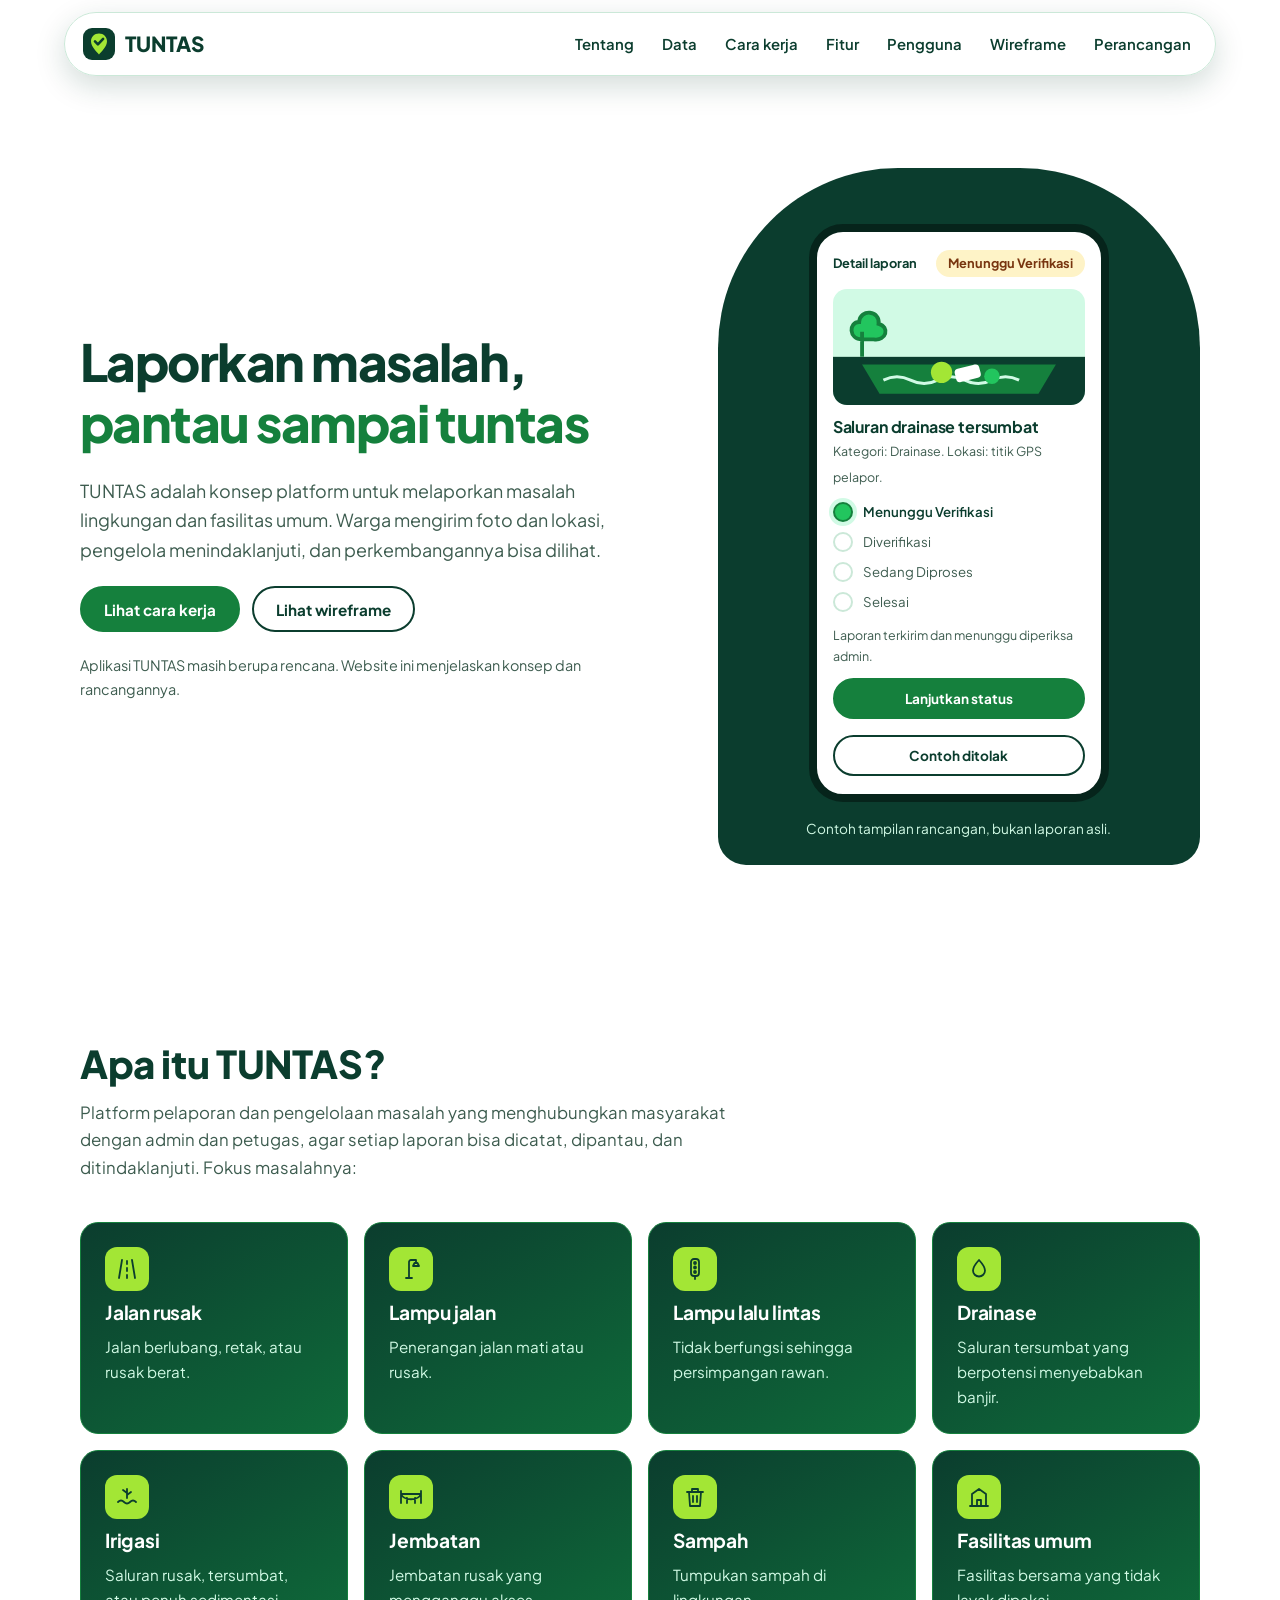
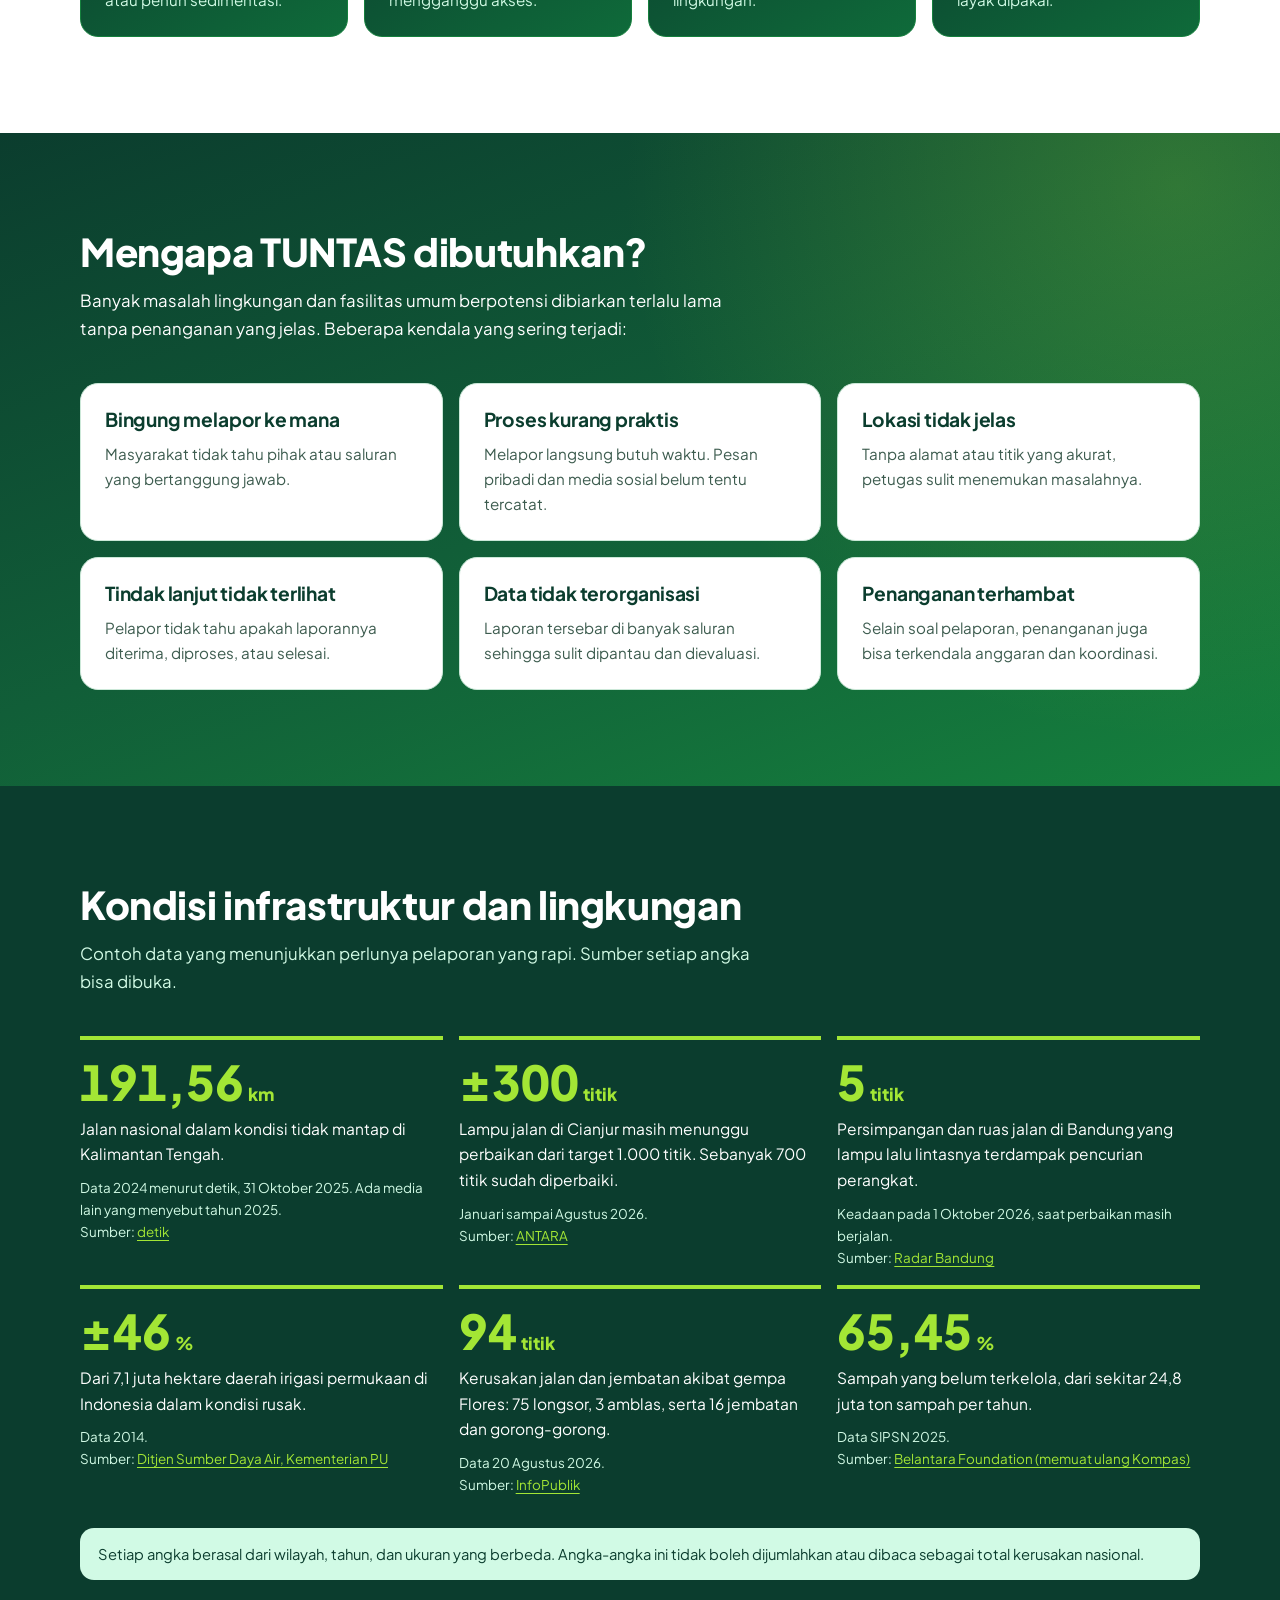
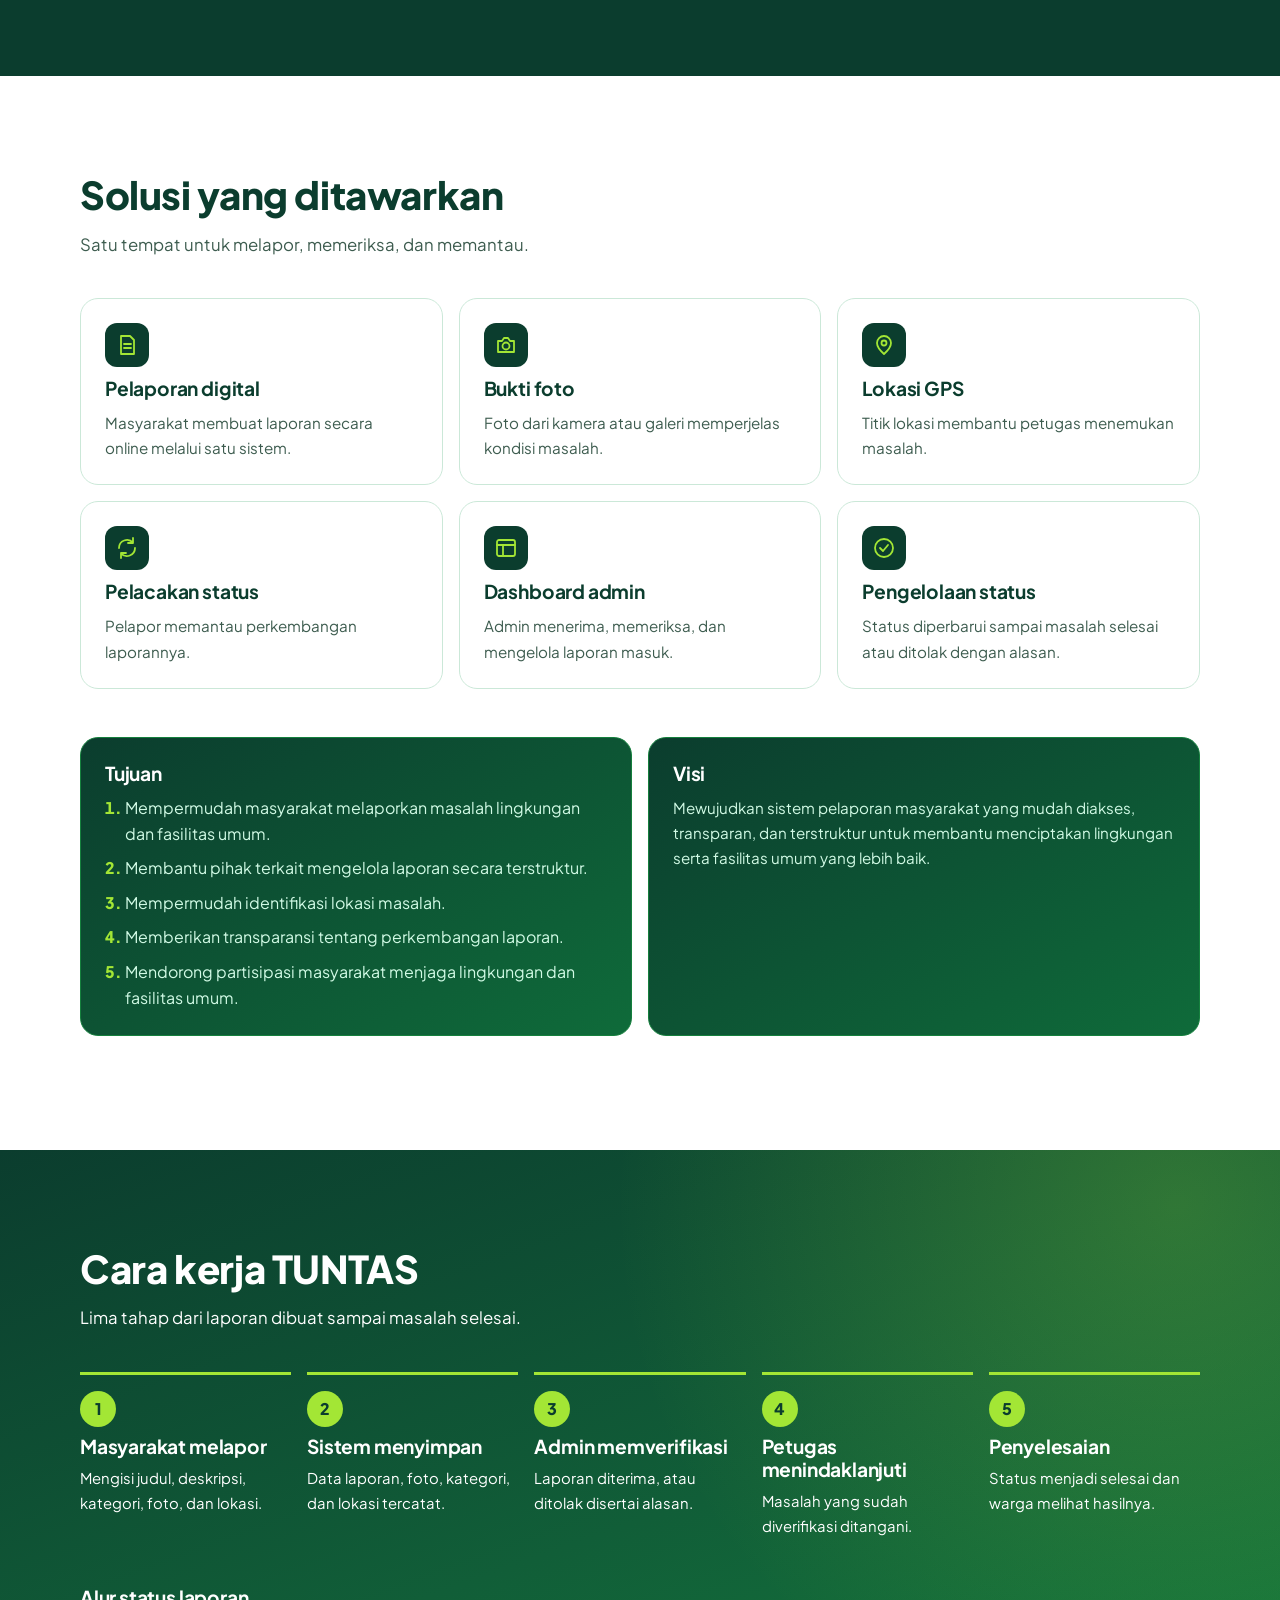
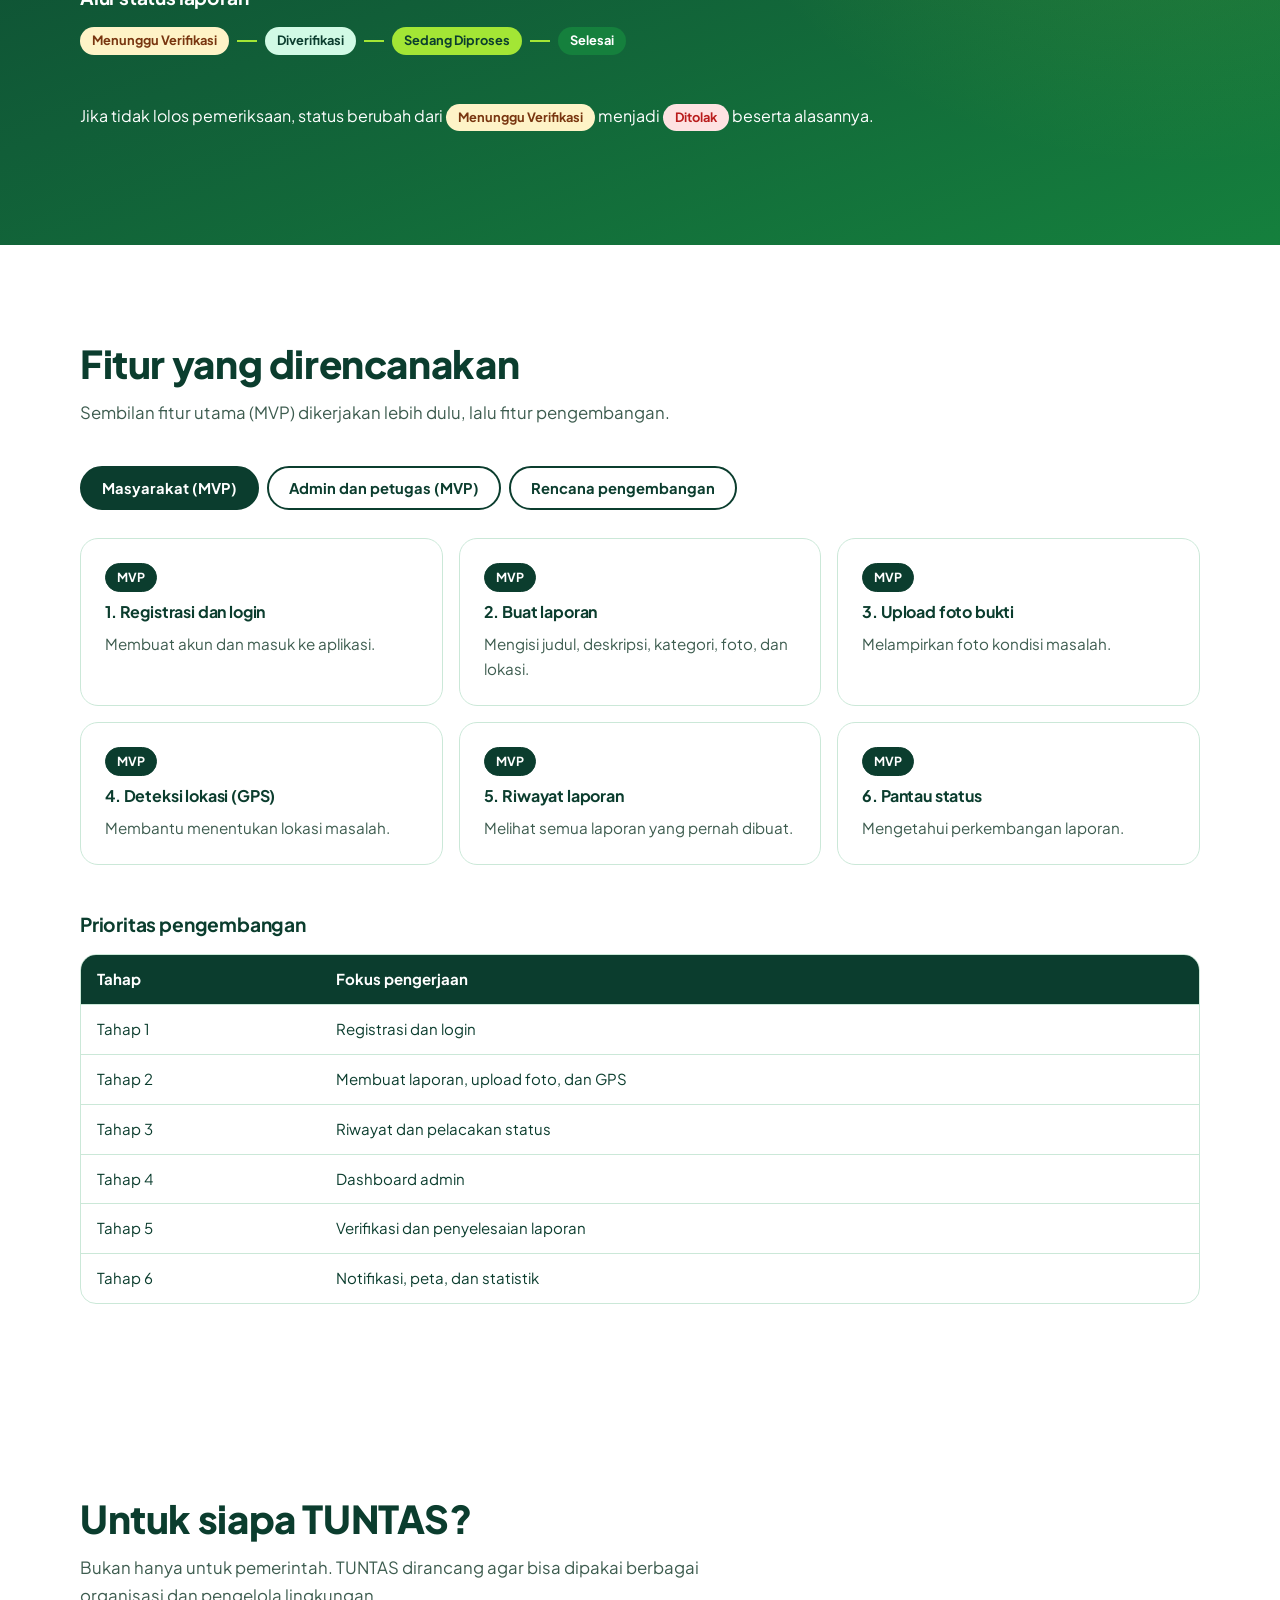
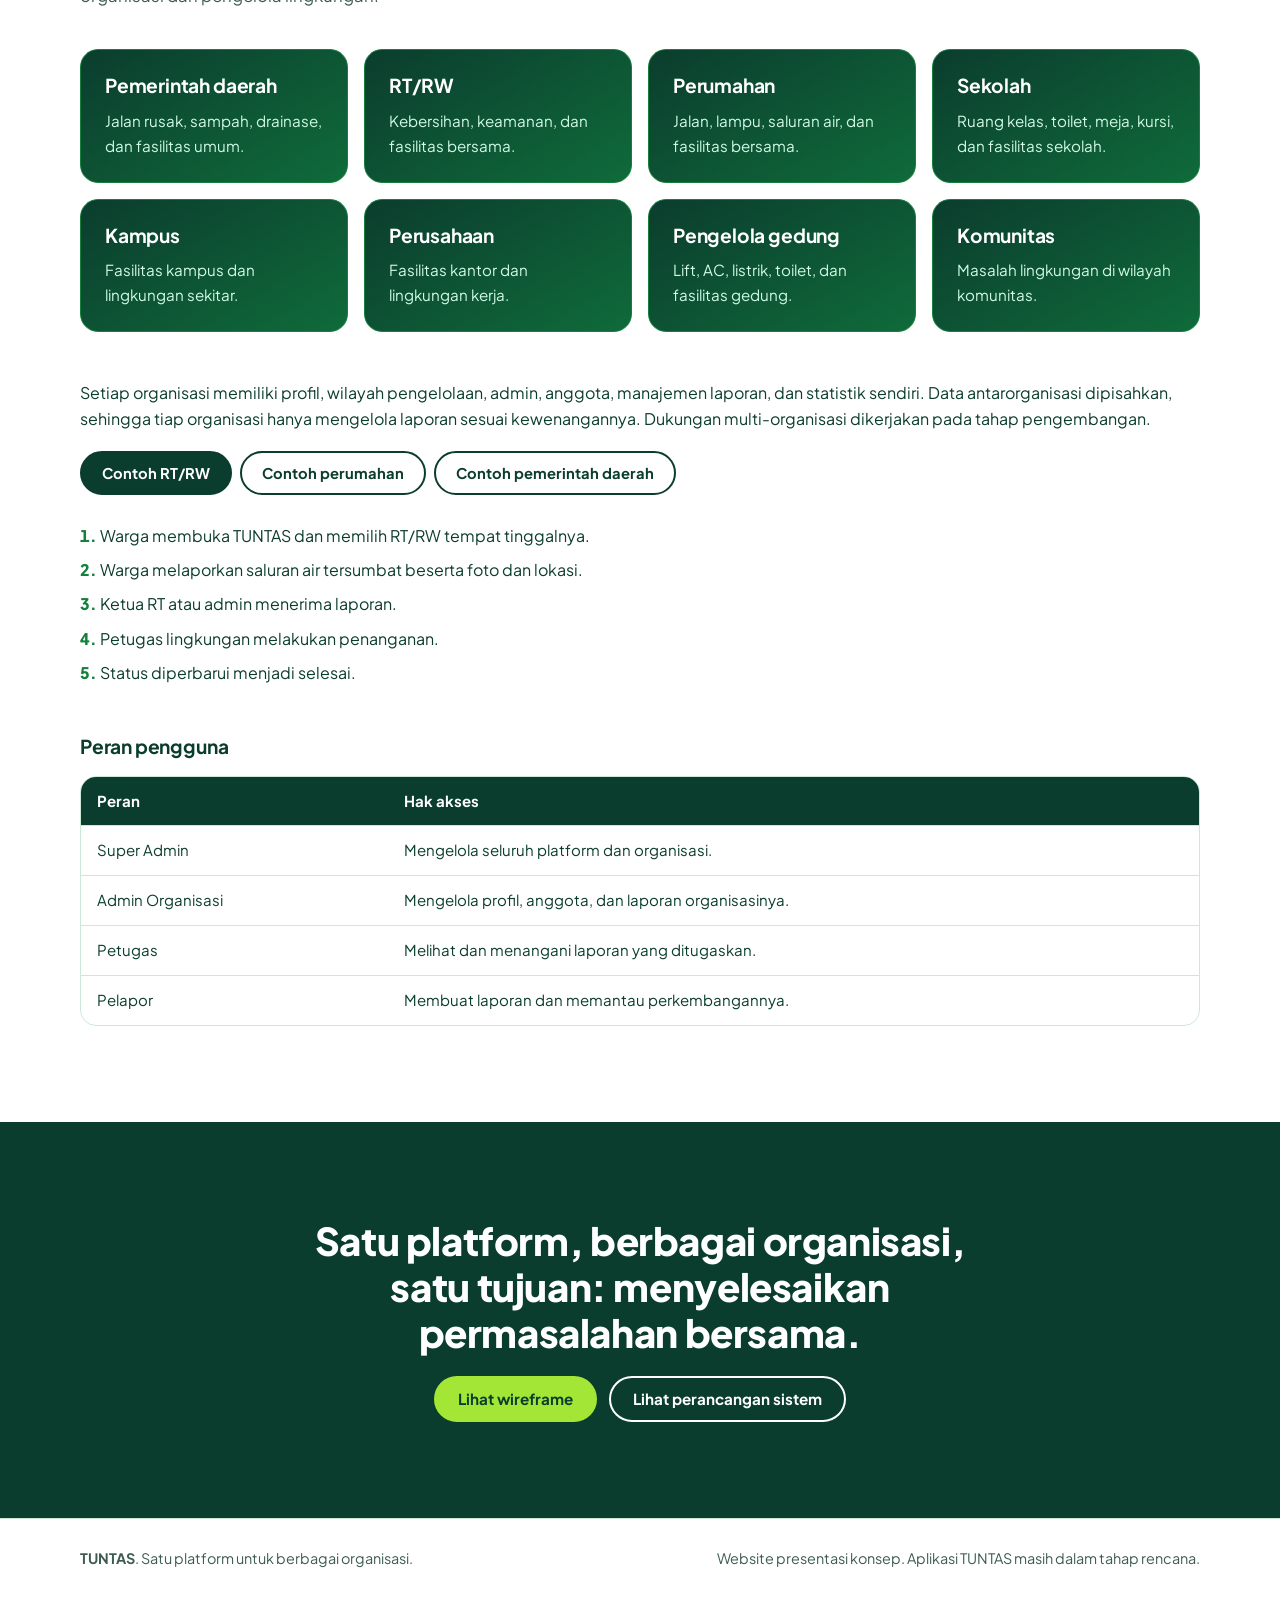
<file: index.html>
<!doctype html>
<html lang="id" class="tanpa-js">
<head>
  <meta charset="utf-8">
  <meta name="viewport" content="width=device-width, initial-scale=1, viewport-fit=cover">
  <meta name="claude:viewport-fit-sides" content="cover">
  <title>TUNTAS</title>
  <meta name="description" content="Konsep platform pelaporan masalah lingkungan dan fasilitas umum.">
  <link rel="preconnect" href="https://fonts.googleapis.com">
  <link rel="stylesheet" href="https://fonts.googleapis.com/css2?family=Plus+Jakarta+Sans:wght@400;600;700;800&display=swap">
  <link rel="stylesheet" href="css/style.css">
</head>
<body>
  <a class="lompat" href="#isi">Langsung ke isi</a>
  <header class="header">
    <div class="wrap">
      <a class="logo" href="index.html"><svg viewBox="0 0 32 32" aria-hidden="true"><rect width="32" height="32" rx="9" fill="#0B3D2E"/><path d="M16 5.5c-4.7 0-8 3.4-8 7.8 0 5.3 5.6 10.3 8 13.2 2.4-2.9 8-7.9 8-13.2 0-4.4-3.3-7.8-8-7.8z" fill="#A3E635"/><path d="M12 13.4l2.9 2.9 5.2-5.4" fill="none" stroke="#0B3D2E" stroke-width="2.6" stroke-linecap="round" stroke-linejoin="round"/></svg> TUNTAS</a>
      <button class="tombol garis tombol-menu" type="button" aria-expanded="false" aria-controls="navigasi">Menu</button>
      <nav class="navigasi" id="navigasi" aria-label="Menu utama">
        <ul class="menu">
          <li><a href="index.html#tentang">Tentang</a></li>
          <li><a href="index.html#data">Data</a></li>
          <li><a href="index.html#alur">Cara kerja</a></li>
          <li><a href="index.html#fitur">Fitur</a></li>
          <li><a href="index.html#pengguna">Pengguna</a></li>
          <li><a href="wireframe.html">Wireframe</a></li>
          <li><a href="perancangan.html">Perancangan</a></li>
        </ul>
      </nav>
    </div>
  </header>

  <main id="isi">
<section class="hero">
<div class="wrap">
<div class="hero-teks">
<h1>Laporkan masalah, <span>pantau sampai tuntas</span></h1>
<p>TUNTAS adalah konsep platform untuk melaporkan masalah lingkungan dan fasilitas umum. Warga mengirim foto dan lokasi, pengelola menindaklanjuti, dan perkembangannya bisa dilihat.</p>
<div class="baris-tombol"><a class="tombol" href="#alur">Lihat cara kerja</a><a class="tombol garis" href="wireframe.html">Lihat wireframe</a></div>
<p class="catatan">Aplikasi TUNTAS masih berupa rencana. Website ini menjelaskan konsep dan rancangannya.</p>
</div>
<div class="panggung" data-demo>
<div class="hp">
<div class="hp-judul"><span>Detail laporan</span><span class="status s-menunggu" data-lencana>Menunggu Verifikasi</span></div>
<svg class="hp-foto" viewBox="0 0 260 120" role="img" aria-label="Ilustrasi saluran air tersumbat sampah">
<rect width="260" height="120" fill="#D1FAE5"/><rect y="70" width="260" height="50" fill="#0B3D2E"/>
<path d="M30 78h200l-18 30H48z" fill="#15803D"/><path d="M52 94q14-7 28 0t28 0 28 0 28 0 28 0" fill="none" stroke="#D1FAE5" stroke-width="3"/>
<circle cx="112" cy="86" r="11" fill="#A3E635"/><rect x="126" y="80" width="26" height="14" rx="4" fill="#FFFFFF" transform="rotate(-14 139 87)"/>
<circle cx="164" cy="90" r="8" fill="#22C55E"/><path d="M30 70V44M30 52c-14 0-14-18-3-18 1-14 22-12 20 2 12 3 8 18-5 16z" stroke="#15803D" stroke-width="4" fill="#22C55E"/></svg>
<div><h3>Saluran drainase tersumbat</h3><small>Kategori: Drainase. Lokasi: titik GPS pelapor.</small></div>
<ol class="jejak">
<li class="lewat kini">Menunggu Verifikasi</li><li>Diverifikasi</li><li>Sedang Diproses</li><li>Selesai</li>
</ol>
<small data-keterangan aria-live="polite">Laporan terkirim dan menunggu diperiksa admin.</small>
<div class="grid" data-kontrol hidden>
<button class="tombol" type="button" data-lanjut>Lanjutkan status</button>
<button class="tombol garis" type="button" data-tolak>Contoh ditolak</button>
</div>
</div>
<p>Contoh tampilan rancangan, bukan laporan asli.</p>
</div>
</div>
</section>
<section class="bagian " id="tentang">
<div class="wrap">
<div class="kepala"><h2>Apa itu TUNTAS?</h2><p>Platform pelaporan dan pengelolaan masalah yang menghubungkan masyarakat dengan admin dan petugas, agar setiap laporan bisa dicatat, dipantau, dan ditindaklanjuti. Fokus masalahnya:</p></div>
<div class="grid g4">
<article class="kartu isi-mint"><span class="ikon"><svg viewBox="0 0 24 24" fill="none" stroke="currentColor" stroke-width="1.8" stroke-linecap="round" stroke-linejoin="round" aria-hidden="true"><path d="M7 3 4 21M17 3l3 18M12 4v3M12 11v3M12 18v3"/></svg></span><h3>Jalan rusak</h3><p>Jalan berlubang, retak, atau rusak berat.</p></article>
<article class="kartu isi-mint"><span class="ikon"><svg viewBox="0 0 24 24" fill="none" stroke="currentColor" stroke-width="1.8" stroke-linecap="round" stroke-linejoin="round" aria-hidden="true"><path d="M7 21h6M10 21V5a2 2 0 0 1 2-2h5v3M14 9h6l-1.500-3h-3z"/></svg></span><h3>Lampu jalan</h3><p>Penerangan jalan mati atau rusak.</p></article>
<article class="kartu isi-mint"><span class="ikon"><svg viewBox="0 0 24 24" fill="none" stroke="currentColor" stroke-width="1.8" stroke-linecap="round" stroke-linejoin="round" aria-hidden="true"><rect x="8" y="2" width="8" height="17" rx="3"/><path d="M12 19v3"/><circle cx="12" cy="6" r="1"/><circle cx="12" cy="10.500" r="1"/><circle cx="12" cy="15" r="1"/></svg></span><h3>Lampu lalu lintas</h3><p>Tidak berfungsi sehingga persimpangan rawan.</p></article>
<article class="kartu isi-mint"><span class="ikon"><svg viewBox="0 0 24 24" fill="none" stroke="currentColor" stroke-width="1.8" stroke-linecap="round" stroke-linejoin="round" aria-hidden="true"><path d="M12 3s6 6.500 6 10.500a6 6 0 0 1-12 0C6 9.500 12 3 12 3z"/></svg></span><h3>Drainase</h3><p>Saluran tersumbat yang berpotensi menyebabkan banjir.</p></article>
<article class="kartu isi-mint"><span class="ikon"><svg viewBox="0 0 24 24" fill="none" stroke="currentColor" stroke-width="1.8" stroke-linecap="round" stroke-linejoin="round" aria-hidden="true"><path d="M3 17c2-2 4-2 6 0s4 2 6 0 4-2 6 0M12 13V4M12 8 8 5M12 10l4-3"/></svg></span><h3>Irigasi</h3><p>Saluran rusak, tersumbat, atau penuh sedimentasi.</p></article>
<article class="kartu isi-mint"><span class="ikon"><svg viewBox="0 0 24 24" fill="none" stroke="currentColor" stroke-width="1.8" stroke-linecap="round" stroke-linejoin="round" aria-hidden="true"><path d="M2 9h20M2 18V6M22 18V6M2 9c3 7 17 7 20 0M8 13v5M16 13v5"/></svg></span><h3>Jembatan</h3><p>Jembatan rusak yang mengganggu akses.</p></article>
<article class="kartu isi-mint"><span class="ikon"><svg viewBox="0 0 24 24" fill="none" stroke="currentColor" stroke-width="1.8" stroke-linecap="round" stroke-linejoin="round" aria-hidden="true"><path d="M4 7h16M9 7V4h6v3M6 7l1 14h10l1-14M10 11v6M14 11v6"/></svg></span><h3>Sampah</h3><p>Tumpukan sampah di lingkungan.</p></article>
<article class="kartu isi-mint"><span class="ikon"><svg viewBox="0 0 24 24" fill="none" stroke="currentColor" stroke-width="1.8" stroke-linecap="round" stroke-linejoin="round" aria-hidden="true"><path d="M3 21h18M5 21V9l7-5 7 5v12M10 21v-6h4v6"/></svg></span><h3>Fasilitas umum</h3><p>Fasilitas bersama yang tidak layak dipakai.</p></article>
</div>
</div>
</section>
<section class="bagian mint" id="masalah">
<div class="wrap">
<div class="kepala"><h2>Mengapa TUNTAS dibutuhkan?</h2><p>Banyak masalah lingkungan dan fasilitas umum berpotensi dibiarkan terlalu lama tanpa penanganan yang jelas. Beberapa kendala yang sering terjadi:</p></div>
<div class="grid g3">
<article class="kartu"><h3>Bingung melapor ke mana</h3><p>Masyarakat tidak tahu pihak atau saluran yang bertanggung jawab.</p></article>
<article class="kartu"><h3>Proses kurang praktis</h3><p>Melapor langsung butuh waktu. Pesan pribadi dan media sosial belum tentu tercatat.</p></article>
<article class="kartu"><h3>Lokasi tidak jelas</h3><p>Tanpa alamat atau titik yang akurat, petugas sulit menemukan masalahnya.</p></article>
<article class="kartu"><h3>Tindak lanjut tidak terlihat</h3><p>Pelapor tidak tahu apakah laporannya diterima, diproses, atau selesai.</p></article>
<article class="kartu"><h3>Data tidak terorganisasi</h3><p>Laporan tersebar di banyak saluran sehingga sulit dipantau dan dievaluasi.</p></article>
<article class="kartu"><h3>Penanganan terhambat</h3><p>Selain soal pelaporan, penanganan juga bisa terkendala anggaran dan koordinasi.</p></article>
</div>
</div>
</section>
<section class="bagian gelap" id="data">
<div class="wrap">
<div class="kepala"><h2>Kondisi infrastruktur dan lingkungan</h2><p>Contoh data yang menunjukkan perlunya pelaporan yang rapi. Sumber setiap angka bisa dibuka.</p></div>
<div class="grid g3">
<article class="data"><div class="angka">191,56<small>km</small></div><p>Jalan nasional dalam kondisi tidak mantap di Kalimantan Tengah.</p><p class="asal">Data 2024 menurut detik, 31 Oktober 2025. Ada media lain yang menyebut tahun 2025.<br>Sumber: <a href="https://www.detik.com/kalimantan/berita/d-8187618/jalan-nasional-rusak-terpanjang-di-ri-ada-di-kalteng-kaltim-ini-rankingnya" target="_blank" rel="noopener">detik</a></p></article>
<article class="data"><div class="angka">±300<small>titik</small></div><p>Lampu jalan di Cianjur masih menunggu perbaikan dari target 1.000 titik. Sebanyak 700 titik sudah diperbaiki.</p><p class="asal">Januari sampai Agustus 2026.<br>Sumber: <a href="https://www.antaranews.com/berita/5736935/dishub-cianjur-perbaiki-700-titik-pju-sepanjang-tahun-2026" target="_blank" rel="noopener">ANTARA</a></p></article>
<article class="data"><div class="angka">5<small>titik</small></div><p>Persimpangan dan ruas jalan di Bandung yang lampu lalu lintasnya terdampak pencurian perangkat.</p><p class="asal">Keadaan pada 1 Oktober 2026, saat perbaikan masih berjalan.<br>Sumber: <a href="https://www.radarbandung.id/2026/10/01/dishub-bandung-kejar-perbaikan-lima-traffic-light-yang-dicuri/" target="_blank" rel="noopener">Radar Bandung</a></p></article>
<article class="data"><div class="angka">±46<small>%</small></div><p>Dari 7,1 juta hektare daerah irigasi permukaan di Indonesia dalam kondisi rusak.</p><p class="asal">Data 2014.<br>Sumber: <a href="https://sda.pu.go.id/assets/uploads/files/sewasembada_pangan_bukan_sekadar_angan_1767095757_9329193d4672149bf0f0.pdf" target="_blank" rel="noopener">Ditjen Sumber Daya Air, Kementerian PU</a></p></article>
<article class="data"><div class="angka">94<small>titik</small></div><p>Kerusakan jalan dan jembatan akibat gempa Flores: 75 longsor, 3 amblas, serta 16 jembatan dan gorong-gorong.</p><p class="asal">Data 20 Agustus 2026.<br>Sumber: <a href="https://infopublik.id/kategori/bencana/985621/kementerian-pu-tangani-94-titik-infrastruktur-terdampak-gempa-flores" target="_blank" rel="noopener">InfoPublik</a></p></article>
<article class="data"><div class="angka">65,45<small>%</small></div><p>Sampah yang belum terkelola, dari sekitar 24,8 juta ton sampah per tahun.</p><p class="asal">Data SIPSN 2025.<br>Sumber: <a href="https://www.belantara.or.id/berita-terkait/belantara-foundation/618/perlu-strategi-terpadu-atasi-65-persen-sampah-nasional-yang-belum-terkelola" target="_blank" rel="noopener">Belantara Foundation (memuat ulang Kompas)</a></p></article>
</div>
<p class="peringatan">Setiap angka berasal dari wilayah, tahun, dan ukuran yang berbeda. Angka-angka ini tidak boleh dijumlahkan atau dibaca sebagai total kerusakan nasional.</p>
</div>
</section>
<section class="bagian " id="solusi">
<div class="wrap">
<div class="kepala"><h2>Solusi yang ditawarkan</h2><p>Satu tempat untuk melapor, memeriksa, dan memantau.</p></div>
<div class="grid g3">
<article class="kartu"><span class="ikon"><svg viewBox="0 0 24 24" fill="none" stroke="currentColor" stroke-width="1.8" stroke-linecap="round" stroke-linejoin="round" aria-hidden="true"><path d="M6 3h9l4 4v14H6zM9 11h7M9 15h7"/></svg></span><h3>Pelaporan digital</h3><p>Masyarakat membuat laporan secara online melalui satu sistem.</p></article>
<article class="kartu"><span class="ikon"><svg viewBox="0 0 24 24" fill="none" stroke="currentColor" stroke-width="1.8" stroke-linecap="round" stroke-linejoin="round" aria-hidden="true"><path d="M4 8h4l2-3h4l2 3h4v11H4z"/><circle cx="12" cy="13" r="3.500"/></svg></span><h3>Bukti foto</h3><p>Foto dari kamera atau galeri memperjelas kondisi masalah.</p></article>
<article class="kartu"><span class="ikon"><svg viewBox="0 0 24 24" fill="none" stroke="currentColor" stroke-width="1.8" stroke-linecap="round" stroke-linejoin="round" aria-hidden="true"><path d="M12 21s7-6.200 7-11a7 7 0 0 0-14 0c0 4.800 7 11 7 11z"/><circle cx="12" cy="10" r="2.500"/></svg></span><h3>Lokasi GPS</h3><p>Titik lokasi membantu petugas menemukan masalah.</p></article>
<article class="kartu"><span class="ikon"><svg viewBox="0 0 24 24" fill="none" stroke="currentColor" stroke-width="1.8" stroke-linecap="round" stroke-linejoin="round" aria-hidden="true"><path d="M4 12a8 8 0 0 1 14-5.300M20 12a8 8 0 0 1-14 5.300M18 2v5h-5M6 22v-5h5"/></svg></span><h3>Pelacakan status</h3><p>Pelapor memantau perkembangan laporannya.</p></article>
<article class="kartu"><span class="ikon"><svg viewBox="0 0 24 24" fill="none" stroke="currentColor" stroke-width="1.8" stroke-linecap="round" stroke-linejoin="round" aria-hidden="true"><rect x="3" y="4" width="18" height="16" rx="2"/><path d="M3 9h18M9 9v11"/></svg></span><h3>Dashboard admin</h3><p>Admin menerima, memeriksa, dan mengelola laporan masuk.</p></article>
<article class="kartu"><span class="ikon"><svg viewBox="0 0 24 24" fill="none" stroke="currentColor" stroke-width="1.8" stroke-linecap="round" stroke-linejoin="round" aria-hidden="true"><circle cx="12" cy="12" r="9"/><path d="m8 12 3 3 5-6"/></svg></span><h3>Pengelolaan status</h3><p>Status diperbarui sampai masalah selesai atau ditolak dengan alasan.</p></article>
</div>
<div class="grid g2 sub">
<div class="kartu isi-mint"><h3>Tujuan</h3><ol class="daftar"><li>Mempermudah masyarakat melaporkan masalah lingkungan dan fasilitas umum.</li><li>Membantu pihak terkait mengelola laporan secara terstruktur.</li><li>Mempermudah identifikasi lokasi masalah.</li><li>Memberikan transparansi tentang perkembangan laporan.</li><li>Mendorong partisipasi masyarakat menjaga lingkungan dan fasilitas umum.</li></ol></div>
<div class="kartu isi-mint"><h3>Visi</h3><p>Mewujudkan sistem pelaporan masyarakat yang mudah diakses, transparan, dan terstruktur untuk membantu menciptakan lingkungan serta fasilitas umum yang lebih baik.</p></div>
</div>
</div>
</section>
<section class="bagian mint" id="alur">
<div class="wrap">
<div class="kepala"><h2>Cara kerja TUNTAS</h2><p>Lima tahap dari laporan dibuat sampai masalah selesai.</p></div>
<ol class="alur"><li><h3>Masyarakat melapor</h3><p>Mengisi judul, deskripsi, kategori, foto, dan lokasi.</p></li><li><h3>Sistem menyimpan</h3><p>Data laporan, foto, kategori, dan lokasi tercatat.</p></li><li><h3>Admin memverifikasi</h3><p>Laporan diterima, atau ditolak disertai alasan.</p></li><li><h3>Petugas menindaklanjuti</h3><p>Masalah yang sudah diverifikasi ditangani.</p></li><li><h3>Penyelesaian</h3><p>Status menjadi selesai dan warga melihat hasilnya.</p></li></ol>
<h3 class="sub">Alur status laporan</h3>
<ol class="rantai">
<li><span class="status s-menunggu">Menunggu Verifikasi</span></li><li><span class="status s-verif">Diverifikasi</span></li><li><span class="status s-proses">Sedang Diproses</span></li><li><span class="status s-selesai">Selesai</span></li>
</ol>
<p class="sub">Jika tidak lolos pemeriksaan, status berubah dari <span class="status s-menunggu">Menunggu Verifikasi</span> menjadi <span class="status s-tolak">Ditolak</span> beserta alasannya.</p>
</div>
</section>
<section class="bagian " id="fitur">
<div class="wrap">
<div class="kepala"><h2>Fitur yang direncanakan</h2><p>Sembilan fitur utama (MVP) dikerjakan lebih dulu, lalu fitur pengembangan.</p></div>
<div data-tabs>
<div class="tablist" role="tablist" aria-label="Kelompok fitur" hidden>
<button class="tab" type="button" role="tab" id="tab-fitur-0" aria-controls="panel-fitur-0">Masyarakat (MVP)</button>
<button class="tab" type="button" role="tab" id="tab-fitur-1" aria-controls="panel-fitur-1">Admin dan petugas (MVP)</button>
<button class="tab" type="button" role="tab" id="tab-fitur-2" aria-controls="panel-fitur-2">Rencana pengembangan</button>
</div>
<div class="panel" role="tabpanel" id="panel-fitur-0" aria-labelledby="tab-fitur-0">
<h3 class="judul-panel">Masyarakat (MVP)</h3>
<div class="grid g3"><article class="kartu"><span class="label mvp">MVP</span><h4>1. Registrasi dan login</h4><p>Membuat akun dan masuk ke aplikasi.</p></article><article class="kartu"><span class="label mvp">MVP</span><h4>2. Buat laporan</h4><p>Mengisi judul, deskripsi, kategori, foto, dan lokasi.</p></article><article class="kartu"><span class="label mvp">MVP</span><h4>3. Upload foto bukti</h4><p>Melampirkan foto kondisi masalah.</p></article><article class="kartu"><span class="label mvp">MVP</span><h4>4. Deteksi lokasi (GPS)</h4><p>Membantu menentukan lokasi masalah.</p></article><article class="kartu"><span class="label mvp">MVP</span><h4>5. Riwayat laporan</h4><p>Melihat semua laporan yang pernah dibuat.</p></article><article class="kartu"><span class="label mvp">MVP</span><h4>6. Pantau status</h4><p>Mengetahui perkembangan laporan.</p></article></div>
</div>
<div class="panel" role="tabpanel" id="panel-fitur-1" aria-labelledby="tab-fitur-1">
<h3 class="judul-panel">Admin dan petugas (MVP)</h3>
<div class="grid g3"><article class="kartu"><span class="label mvp">MVP</span><h4>7. Dashboard admin</h4><p>Laporan masuk dan ringkasan pengelolaan.</p></article><article class="kartu"><span class="label mvp">MVP</span><h4>8. Verifikasi laporan</h4><p>Memeriksa, menerima, atau menolak dengan alasan.</p></article><article class="kartu"><span class="label mvp">MVP</span><h4>9. Update status</h4><p>Memperbarui status sampai masalah selesai.</p></article></div>
</div>
<div class="panel" role="tabpanel" id="panel-fitur-2" aria-labelledby="tab-fitur-2">
<h3 class="judul-panel">Rencana pengembangan</h3>
<div class="grid g3"><article class="kartu"><span class="label lanjut">Pengembangan</span><h4>10. Notifikasi</h4><p>Pemberitahuan saat status laporan berubah.</p></article><article class="kartu"><span class="label lanjut">Pengembangan</span><h4>11. Penugasan petugas</h4><p>Admin menunjuk petugas untuk laporan tertentu.</p></article><article class="kartu"><span class="label lanjut">Pengembangan</span><h4>12. Peta persebaran masalah</h4><p>Titik laporan ditampilkan di peta, sehingga pengelola dan pengguna lain bisa melihat lokasi yang bermasalah beserta fotonya.</p></article><article class="kartu"><span class="label lanjut">Pengembangan</span><h4>13. Statistik laporan</h4><p>Jumlah laporan, kategori, dan tingkat penyelesaian.</p></article><article class="kartu"><span class="label lanjut">Pengembangan</span><h4>14. Multi-organisasi</h4><p>Mendukung banyak organisasi seperti RT/RW, sekolah, dan perumahan.</p></article><article class="kartu"><span class="label lanjut">Pengembangan</span><h4>15. Manajemen anggota</h4><p>Mengatur anggota organisasi dan hak aksesnya.</p></article></div>
</div>
</div>
<h3 class="sub">Prioritas pengembangan</h3>
<div class="gulir" tabindex="0">
<table>
<thead><tr><th scope="col">Tahap</th><th scope="col">Fokus pengerjaan</th></tr></thead>
<tbody>
<tr><td>Tahap 1</td><td>Registrasi dan login</td></tr>
<tr><td>Tahap 2</td><td>Membuat laporan, upload foto, dan GPS</td></tr>
<tr><td>Tahap 3</td><td>Riwayat dan pelacakan status</td></tr>
<tr><td>Tahap 4</td><td>Dashboard admin</td></tr>
<tr><td>Tahap 5</td><td>Verifikasi dan penyelesaian laporan</td></tr>
<tr><td>Tahap 6</td><td>Notifikasi, peta, dan statistik</td></tr>
</tbody>
</table>
</div>
</div>
</section>
<section class="bagian " id="pengguna">
<div class="wrap">
<div class="kepala"><h2>Untuk siapa TUNTAS?</h2><p>Bukan hanya untuk pemerintah. TUNTAS dirancang agar bisa dipakai berbagai organisasi dan pengelola lingkungan.</p></div>
<div class="grid g4">
<article class="kartu isi-mint"><h3>Pemerintah daerah</h3><p>Jalan rusak, sampah, drainase, dan fasilitas umum.</p></article>
<article class="kartu isi-mint"><h3>RT/RW</h3><p>Kebersihan, keamanan, dan fasilitas bersama.</p></article>
<article class="kartu isi-mint"><h3>Perumahan</h3><p>Jalan, lampu, saluran air, dan fasilitas bersama.</p></article>
<article class="kartu isi-mint"><h3>Sekolah</h3><p>Ruang kelas, toilet, meja, kursi, dan fasilitas sekolah.</p></article>
<article class="kartu isi-mint"><h3>Kampus</h3><p>Fasilitas kampus dan lingkungan sekitar.</p></article>
<article class="kartu isi-mint"><h3>Perusahaan</h3><p>Fasilitas kantor dan lingkungan kerja.</p></article>
<article class="kartu isi-mint"><h3>Pengelola gedung</h3><p>Lift, AC, listrik, toilet, dan fasilitas gedung.</p></article>
<article class="kartu isi-mint"><h3>Komunitas</h3><p>Masalah lingkungan di wilayah komunitas.</p></article>
</div>
<div class="sub"><p>Setiap organisasi memiliki profil, wilayah pengelolaan, admin, anggota, manajemen laporan, dan statistik sendiri. Data antarorganisasi dipisahkan, sehingga tiap organisasi hanya mengelola laporan sesuai kewenangannya. Dukungan multi-organisasi dikerjakan pada tahap pengembangan.</p></div>
<div data-tabs>
<div class="tablist" role="tablist" aria-label="Contoh penerapan" hidden>
<button class="tab" type="button" role="tab" id="tab-contoh-0" aria-controls="panel-contoh-0">Contoh RT/RW</button>
<button class="tab" type="button" role="tab" id="tab-contoh-1" aria-controls="panel-contoh-1">Contoh perumahan</button>
<button class="tab" type="button" role="tab" id="tab-contoh-2" aria-controls="panel-contoh-2">Contoh pemerintah daerah</button>
</div>
<div class="panel" role="tabpanel" id="panel-contoh-0" aria-labelledby="tab-contoh-0">
<h3 class="judul-panel">Contoh RT/RW</h3>
<ol class="daftar"><li>Warga membuka TUNTAS dan memilih RT/RW tempat tinggalnya.</li><li>Warga melaporkan saluran air tersumbat beserta foto dan lokasi.</li><li>Ketua RT atau admin menerima laporan.</li><li>Petugas lingkungan melakukan penanganan.</li><li>Status diperbarui menjadi selesai.</li></ol>
</div>
<div class="panel" role="tabpanel" id="panel-contoh-1" aria-labelledby="tab-contoh-1">
<h3 class="judul-panel">Contoh perumahan</h3>
<ol class="daftar"><li>Penghuni membuka TUNTAS dan memilih pengelola perumahan.</li><li>Penghuni melaporkan lampu jalan yang mati.</li><li>Admin perumahan menerima laporan.</li><li>Teknisi melakukan perbaikan.</li><li>Penghuni melihat status penyelesaian.</li></ol>
</div>
<div class="panel" role="tabpanel" id="panel-contoh-2" aria-labelledby="tab-contoh-2">
<h3 class="judul-panel">Contoh pemerintah daerah</h3>
<ol class="daftar"><li>Warga memilih instansi atau saluran pelaporan yang sesuai.</li><li>Warga mengirim laporan jalan rusak beserta foto dan titik lokasi.</li><li>Admin instansi memverifikasi laporan.</li><li>Petugas terkait melakukan tindak lanjut.</li><li>Warga memantau perkembangan laporan.</li></ol>
</div>
</div>
<h3 class="sub">Peran pengguna</h3>
<div class="gulir" tabindex="0">
<table>
<thead><tr><th scope="col">Peran</th><th scope="col">Hak akses</th></tr></thead>
<tbody>
<tr><td>Super Admin</td><td>Mengelola seluruh platform dan organisasi.</td></tr>
<tr><td>Admin Organisasi</td><td>Mengelola profil, anggota, dan laporan organisasinya.</td></tr>
<tr><td>Petugas</td><td>Melihat dan menangani laporan yang ditugaskan.</td></tr>
<tr><td>Pelapor</td><td>Membuat laporan dan memantau perkembangannya.</td></tr>
</tbody>
</table>
</div>
</div>
</section>
<section class="bagian gelap penutup">
<div class="wrap">
<h2>Satu platform, berbagai organisasi, satu tujuan: menyelesaikan permasalahan bersama.</h2>
<div class="baris-tombol"><a class="tombol" href="wireframe.html">Lihat wireframe</a><a class="tombol garis" href="perancangan.html">Lihat perancangan sistem</a></div>
</div>
</section>
  </main>

  <footer class="footer">
    <div class="wrap">
      <p><strong>TUNTAS</strong>. Satu platform untuk berbagai organisasi.</p>
      <p>Website presentasi konsep. Aplikasi TUNTAS masih dalam tahap rencana.</p>
    </div>
  </footer>
  <script src="app.js/script.js"></script>
</body>
</html>
</file>
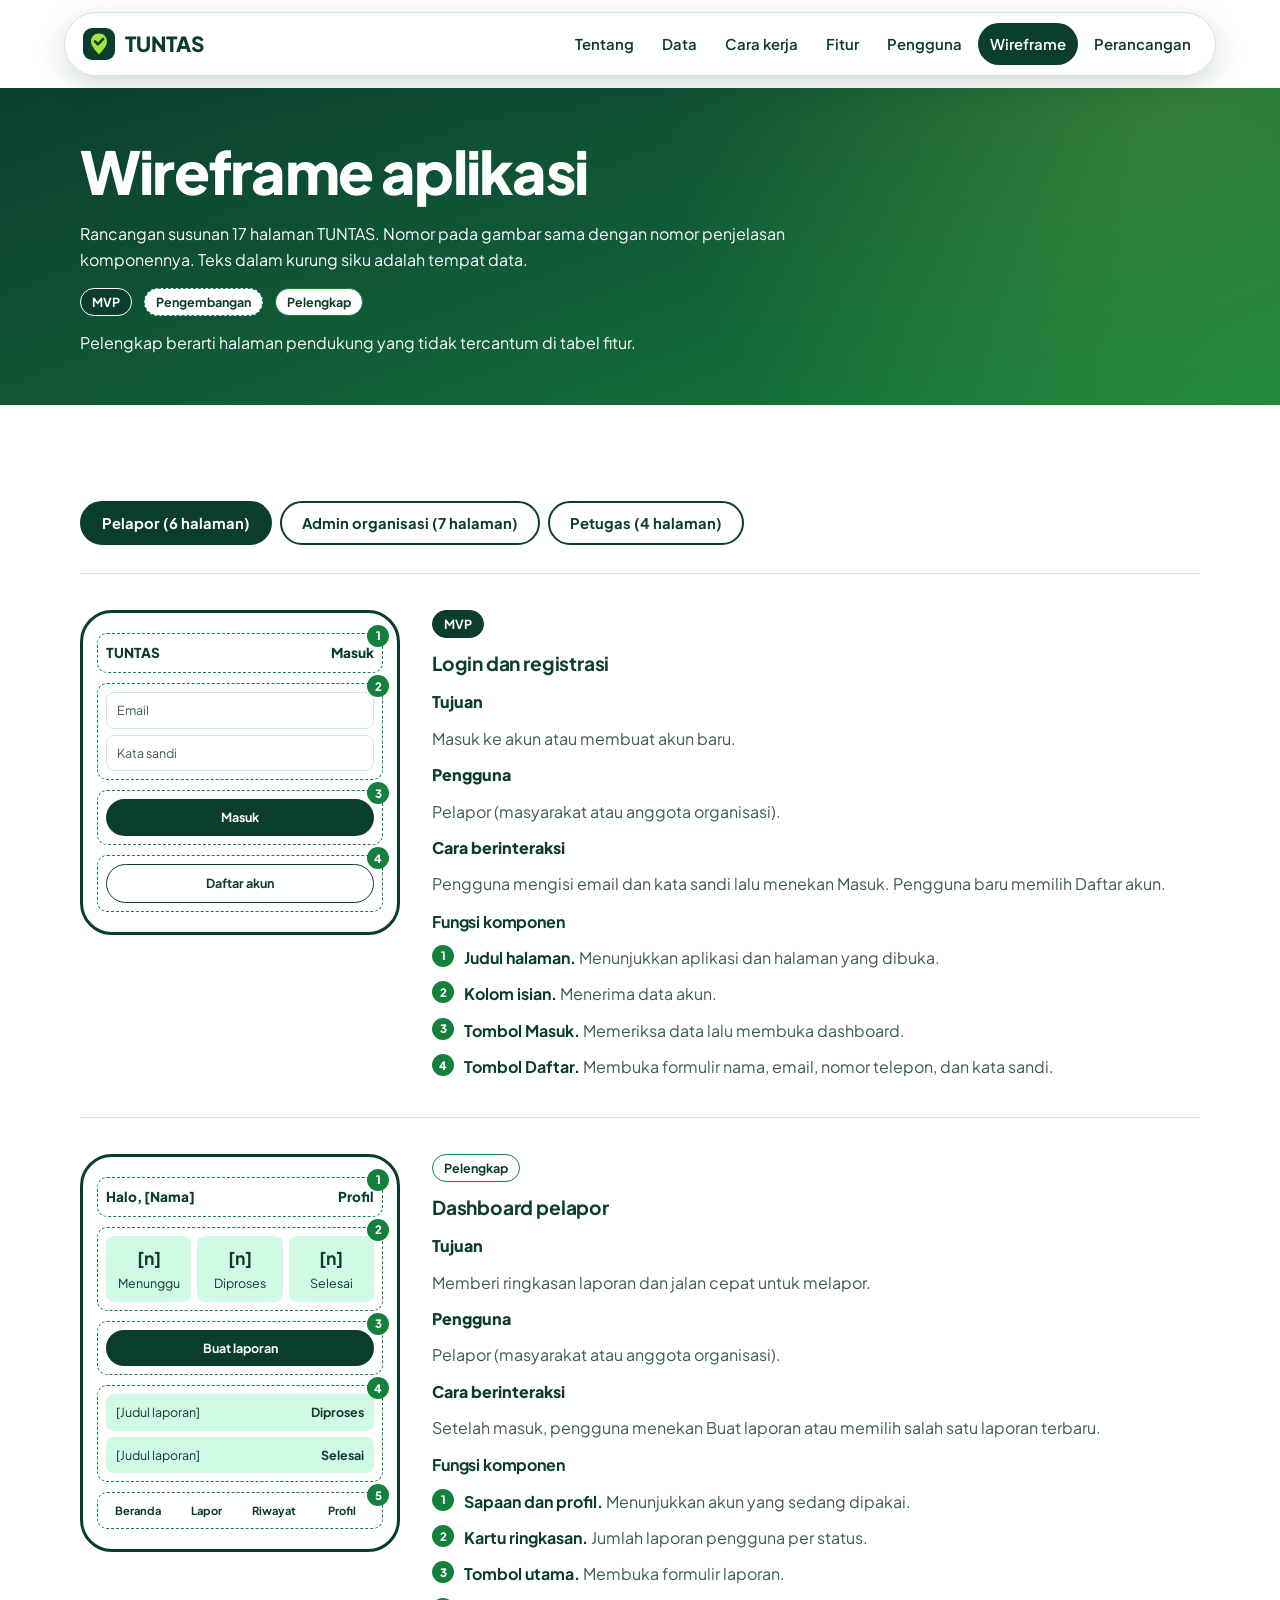
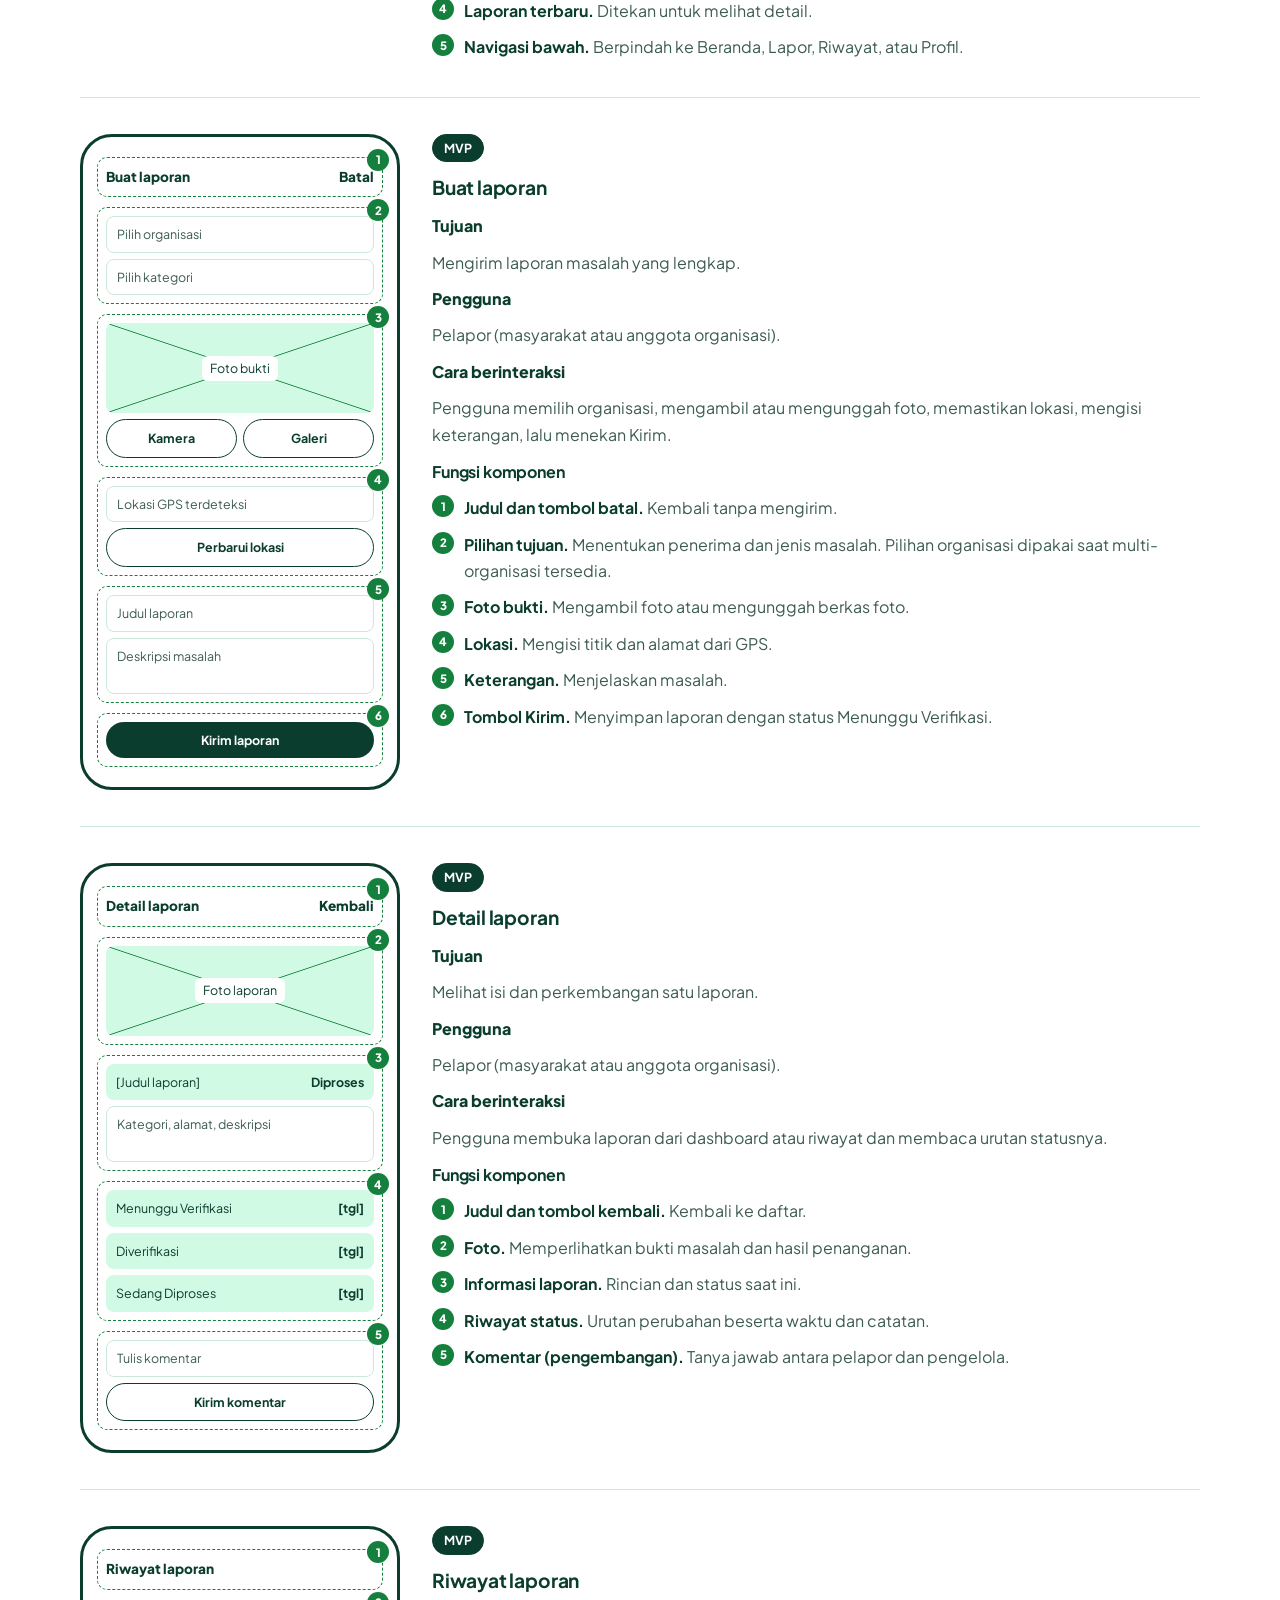
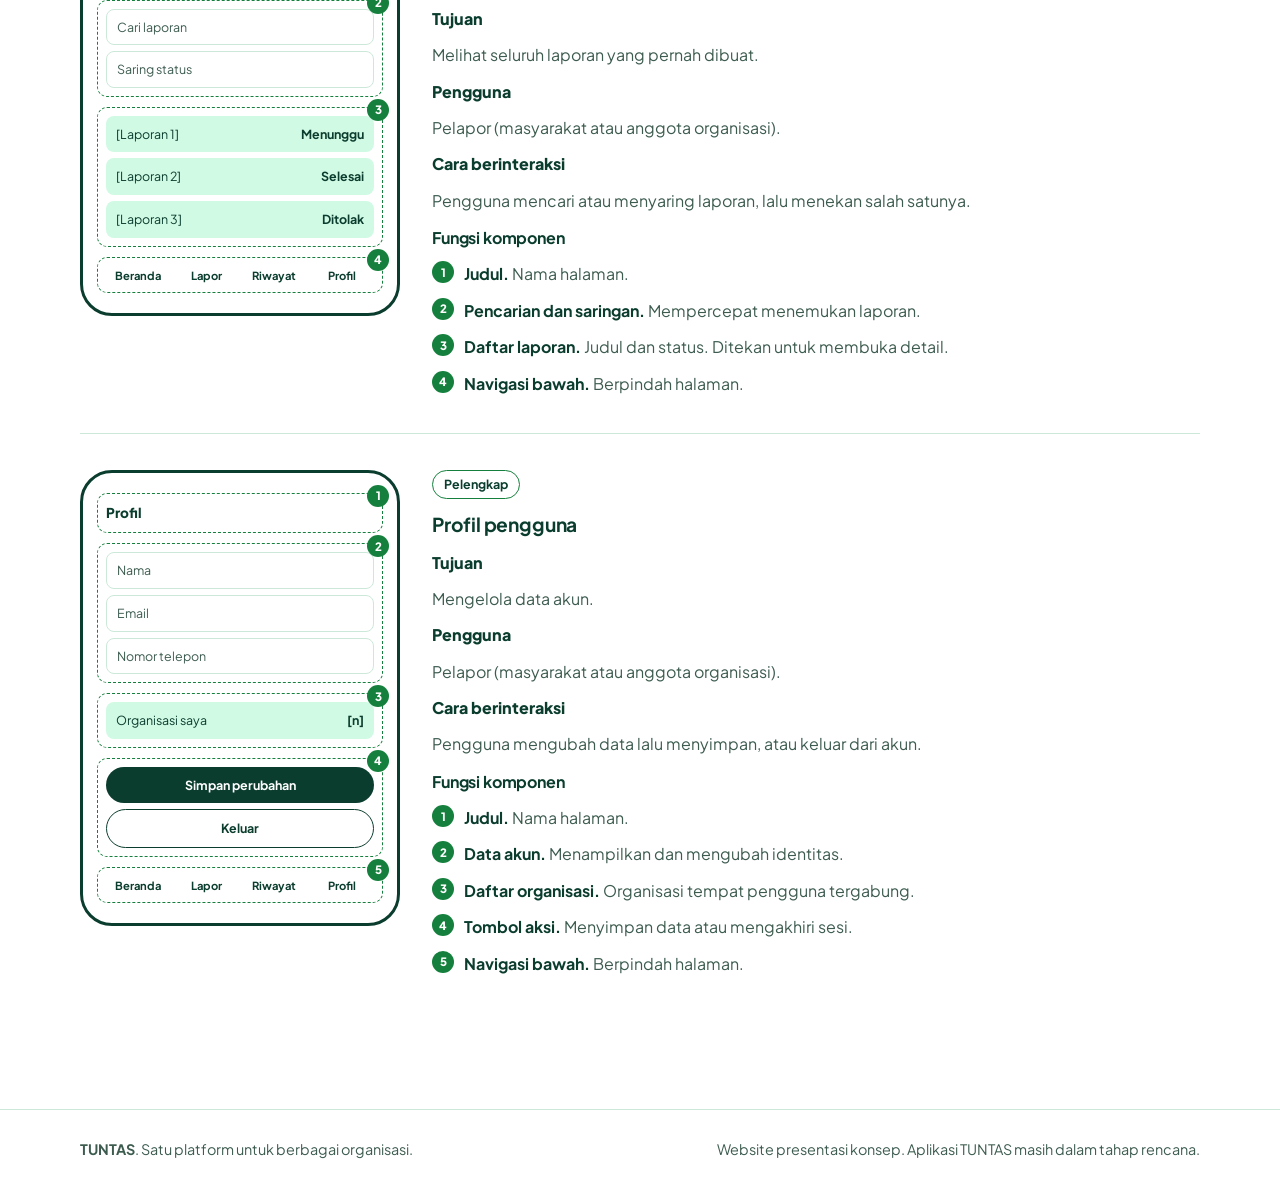
<file: wireframe.html>
<!doctype html>
<html lang="id" class="tanpa-js">
<head>
  <meta charset="utf-8">
  <meta name="viewport" content="width=device-width, initial-scale=1, viewport-fit=cover">
  <meta name="claude:viewport-fit-sides" content="cover">
  <title>Wireframe TUNTAS</title>
  <meta name="description" content="Wireframe halaman pelapor, admin, dan petugas.">
  <link rel="preconnect" href="https://fonts.googleapis.com">
  <link rel="stylesheet" href="https://fonts.googleapis.com/css2?family=Plus+Jakarta+Sans:wght@400;600;700;800&display=swap">
  <link rel="stylesheet" href="css/style.css">
</head>
<body>
  <a class="lompat" href="#isi">Langsung ke isi</a>
  <header class="header">
    <div class="wrap">
      <a class="logo" href="index.html"><svg viewBox="0 0 32 32" aria-hidden="true"><rect width="32" height="32" rx="9" fill="#0B3D2E"/><path d="M16 5.5c-4.7 0-8 3.4-8 7.8 0 5.3 5.6 10.3 8 13.2 2.4-2.9 8-7.9 8-13.2 0-4.4-3.3-7.8-8-7.8z" fill="#A3E635"/><path d="M12 13.4l2.9 2.9 5.2-5.4" fill="none" stroke="#0B3D2E" stroke-width="2.6" stroke-linecap="round" stroke-linejoin="round"/></svg> TUNTAS</a>
      <button class="tombol garis tombol-menu" type="button" aria-expanded="false" aria-controls="navigasi">Menu</button>
      <nav class="navigasi" id="navigasi" aria-label="Menu utama">
        <ul class="menu">
          <li><a href="index.html#tentang">Tentang</a></li>
          <li><a href="index.html#data">Data</a></li>
          <li><a href="index.html#alur">Cara kerja</a></li>
          <li><a href="index.html#fitur">Fitur</a></li>
          <li><a href="index.html#pengguna">Pengguna</a></li>
          <li><a href="wireframe.html" aria-current="page">Wireframe</a></li>
          <li><a href="perancangan.html">Perancangan</a></li>
        </ul>
      </nav>
    </div>
  </header>

  <main id="isi">
<section class="judul-halaman"><div class="wrap">
<h1>Wireframe aplikasi</h1>
<p>Rancangan susunan 17 halaman TUNTAS. Nomor pada gambar sama dengan nomor penjelasan komponennya. Teks dalam kurung siku adalah tempat data.</p>
<div class="baris-tombol"><span class="label mvp">MVP</span><span class="label lanjut">Pengembangan</span><span class="label">Pelengkap</span></div>
<p>Pelengkap berarti halaman pendukung yang tidak tercantum di tabel fitur.</p>
</div></section>
<section class="bagian"><div class="wrap">
<div data-tabs>
<div class="tablist" role="tablist" aria-label="Jenis pengguna" hidden>
<button class="tab" type="button" role="tab" id="tab-wf-0" aria-controls="panel-wf-0">Pelapor (6 halaman)</button>
<button class="tab" type="button" role="tab" id="tab-wf-1" aria-controls="panel-wf-1">Admin organisasi (7 halaman)</button>
<button class="tab" type="button" role="tab" id="tab-wf-2" aria-controls="panel-wf-2">Petugas (4 halaman)</button>
</div>
<div class="panel" role="tabpanel" id="panel-wf-0" aria-labelledby="tab-wf-0">
<h3 class="judul-panel">Pelapor (6 halaman)</h3>
<article class="layar">
<div class="wf-hp" role="group" aria-label="Wireframe Login dan registrasi"><div class="wf-bagian"><span class="no">1</span><div class="w-bar"><span>TUNTAS</span><span>Masuk</span></div></div>
<div class="wf-bagian"><span class="no">2</span><div class="w-input">Email</div><div class="w-input">Kata sandi</div></div>
<div class="wf-bagian"><span class="no">3</span><div class="w-btn">Masuk</div></div>
<div class="wf-bagian"><span class="no">4</span><div class="w-btn dua">Daftar akun</div></div></div>
<div class="layar-info">
<span class="label mvp">MVP</span>
<h3>Login dan registrasi</h3>
<dl><dt>Tujuan</dt><dd>Masuk ke akun atau membuat akun baru.</dd><dt>Pengguna</dt><dd>Pelapor (masyarakat atau anggota organisasi).</dd><dt>Cara berinteraksi</dt><dd>Pengguna mengisi email dan kata sandi lalu menekan Masuk. Pengguna baru memilih Daftar akun.</dd></dl>
<h4>Fungsi komponen</h4>
<ul class="komponen"><li><span class="no">1</span><span><strong>Judul halaman.</strong> Menunjukkan aplikasi dan halaman yang dibuka.</span></li><li><span class="no">2</span><span><strong>Kolom isian.</strong> Menerima data akun.</span></li><li><span class="no">3</span><span><strong>Tombol Masuk.</strong> Memeriksa data lalu membuka dashboard.</span></li><li><span class="no">4</span><span><strong>Tombol Daftar.</strong> Membuka formulir nama, email, nomor telepon, dan kata sandi.</span></li></ul>
</div>
</article>
<article class="layar">
<div class="wf-hp" role="group" aria-label="Wireframe Dashboard pelapor"><div class="wf-bagian"><span class="no">1</span><div class="w-bar"><span>Halo, [Nama]</span><span>Profil</span></div></div>
<div class="wf-bagian"><span class="no">2</span><div class="w-kolom"><div class="w-kotak"><b>[n]</b>Menunggu</div><div class="w-kotak"><b>[n]</b>Diproses</div><div class="w-kotak"><b>[n]</b>Selesai</div></div></div>
<div class="wf-bagian"><span class="no">3</span><div class="w-btn">Buat laporan</div></div>
<div class="wf-bagian"><span class="no">4</span><div class="w-item"><span>[Judul laporan]</span><b>Diproses</b></div><div class="w-item"><span>[Judul laporan]</span><b>Selesai</b></div></div>
<div class="wf-bagian"><span class="no">5</span><div class="w-nav"><span>Beranda</span><span>Lapor</span><span>Riwayat</span><span>Profil</span></div></div></div>
<div class="layar-info">
<span class="label ">Pelengkap</span>
<h3>Dashboard pelapor</h3>
<dl><dt>Tujuan</dt><dd>Memberi ringkasan laporan dan jalan cepat untuk melapor.</dd><dt>Pengguna</dt><dd>Pelapor (masyarakat atau anggota organisasi).</dd><dt>Cara berinteraksi</dt><dd>Setelah masuk, pengguna menekan Buat laporan atau memilih salah satu laporan terbaru.</dd></dl>
<h4>Fungsi komponen</h4>
<ul class="komponen"><li><span class="no">1</span><span><strong>Sapaan dan profil.</strong> Menunjukkan akun yang sedang dipakai.</span></li><li><span class="no">2</span><span><strong>Kartu ringkasan.</strong> Jumlah laporan pengguna per status.</span></li><li><span class="no">3</span><span><strong>Tombol utama.</strong> Membuka formulir laporan.</span></li><li><span class="no">4</span><span><strong>Laporan terbaru.</strong> Ditekan untuk melihat detail.</span></li><li><span class="no">5</span><span><strong>Navigasi bawah.</strong> Berpindah ke Beranda, Lapor, Riwayat, atau Profil.</span></li></ul>
</div>
</article>
<article class="layar">
<div class="wf-hp" role="group" aria-label="Wireframe Buat laporan"><div class="wf-bagian"><span class="no">1</span><div class="w-bar"><span>Buat laporan</span><span>Batal</span></div></div>
<div class="wf-bagian"><span class="no">2</span><div class="w-input">Pilih organisasi</div><div class="w-input">Pilih kategori</div></div>
<div class="wf-bagian"><span class="no">3</span><div class="w-gambar"><span>Foto bukti</span></div><div class="w-kolom"><div class="w-btn dua">Kamera</div><div class="w-btn dua">Galeri</div></div></div>
<div class="wf-bagian"><span class="no">4</span><div class="w-input">Lokasi GPS terdeteksi</div><div class="w-btn dua">Perbarui lokasi</div></div>
<div class="wf-bagian"><span class="no">5</span><div class="w-input">Judul laporan</div><div class="w-input tinggi">Deskripsi masalah</div></div>
<div class="wf-bagian"><span class="no">6</span><div class="w-btn">Kirim laporan</div></div></div>
<div class="layar-info">
<span class="label mvp">MVP</span>
<h3>Buat laporan</h3>
<dl><dt>Tujuan</dt><dd>Mengirim laporan masalah yang lengkap.</dd><dt>Pengguna</dt><dd>Pelapor (masyarakat atau anggota organisasi).</dd><dt>Cara berinteraksi</dt><dd>Pengguna memilih organisasi, mengambil atau mengunggah foto, memastikan lokasi, mengisi keterangan, lalu menekan Kirim.</dd></dl>
<h4>Fungsi komponen</h4>
<ul class="komponen"><li><span class="no">1</span><span><strong>Judul dan tombol batal.</strong> Kembali tanpa mengirim.</span></li><li><span class="no">2</span><span><strong>Pilihan tujuan.</strong> Menentukan penerima dan jenis masalah. Pilihan organisasi dipakai saat multi-organisasi tersedia.</span></li><li><span class="no">3</span><span><strong>Foto bukti.</strong> Mengambil foto atau mengunggah berkas foto.</span></li><li><span class="no">4</span><span><strong>Lokasi.</strong> Mengisi titik dan alamat dari GPS.</span></li><li><span class="no">5</span><span><strong>Keterangan.</strong> Menjelaskan masalah.</span></li><li><span class="no">6</span><span><strong>Tombol Kirim.</strong> Menyimpan laporan dengan status Menunggu Verifikasi.</span></li></ul>
</div>
</article>
<article class="layar">
<div class="wf-hp" role="group" aria-label="Wireframe Detail laporan"><div class="wf-bagian"><span class="no">1</span><div class="w-bar"><span>Detail laporan</span><span>Kembali</span></div></div>
<div class="wf-bagian"><span class="no">2</span><div class="w-gambar"><span>Foto laporan</span></div></div>
<div class="wf-bagian"><span class="no">3</span><div class="w-item"><span>[Judul laporan]</span><b>Diproses</b></div><div class="w-input tinggi">Kategori, alamat, deskripsi</div></div>
<div class="wf-bagian"><span class="no">4</span><div class="w-item"><span>Menunggu Verifikasi</span><b>[tgl]</b></div><div class="w-item"><span>Diverifikasi</span><b>[tgl]</b></div><div class="w-item"><span>Sedang Diproses</span><b>[tgl]</b></div></div>
<div class="wf-bagian"><span class="no">5</span><div class="w-input">Tulis komentar</div><div class="w-btn dua">Kirim komentar</div></div></div>
<div class="layar-info">
<span class="label mvp">MVP</span>
<h3>Detail laporan</h3>
<dl><dt>Tujuan</dt><dd>Melihat isi dan perkembangan satu laporan.</dd><dt>Pengguna</dt><dd>Pelapor (masyarakat atau anggota organisasi).</dd><dt>Cara berinteraksi</dt><dd>Pengguna membuka laporan dari dashboard atau riwayat dan membaca urutan statusnya.</dd></dl>
<h4>Fungsi komponen</h4>
<ul class="komponen"><li><span class="no">1</span><span><strong>Judul dan tombol kembali.</strong> Kembali ke daftar.</span></li><li><span class="no">2</span><span><strong>Foto.</strong> Memperlihatkan bukti masalah dan hasil penanganan.</span></li><li><span class="no">3</span><span><strong>Informasi laporan.</strong> Rincian dan status saat ini.</span></li><li><span class="no">4</span><span><strong>Riwayat status.</strong> Urutan perubahan beserta waktu dan catatan.</span></li><li><span class="no">5</span><span><strong>Komentar (pengembangan).</strong> Tanya jawab antara pelapor dan pengelola.</span></li></ul>
</div>
</article>
<article class="layar">
<div class="wf-hp" role="group" aria-label="Wireframe Riwayat laporan"><div class="wf-bagian"><span class="no">1</span><div class="w-bar"><span>Riwayat laporan</span><span></span></div></div>
<div class="wf-bagian"><span class="no">2</span><div class="w-input">Cari laporan</div><div class="w-input">Saring status</div></div>
<div class="wf-bagian"><span class="no">3</span><div class="w-item"><span>[Laporan 1]</span><b>Menunggu</b></div><div class="w-item"><span>[Laporan 2]</span><b>Selesai</b></div><div class="w-item"><span>[Laporan 3]</span><b>Ditolak</b></div></div>
<div class="wf-bagian"><span class="no">4</span><div class="w-nav"><span>Beranda</span><span>Lapor</span><span>Riwayat</span><span>Profil</span></div></div></div>
<div class="layar-info">
<span class="label mvp">MVP</span>
<h3>Riwayat laporan</h3>
<dl><dt>Tujuan</dt><dd>Melihat seluruh laporan yang pernah dibuat.</dd><dt>Pengguna</dt><dd>Pelapor (masyarakat atau anggota organisasi).</dd><dt>Cara berinteraksi</dt><dd>Pengguna mencari atau menyaring laporan, lalu menekan salah satunya.</dd></dl>
<h4>Fungsi komponen</h4>
<ul class="komponen"><li><span class="no">1</span><span><strong>Judul.</strong> Nama halaman.</span></li><li><span class="no">2</span><span><strong>Pencarian dan saringan.</strong> Mempercepat menemukan laporan.</span></li><li><span class="no">3</span><span><strong>Daftar laporan.</strong> Judul dan status. Ditekan untuk membuka detail.</span></li><li><span class="no">4</span><span><strong>Navigasi bawah.</strong> Berpindah halaman.</span></li></ul>
</div>
</article>
<article class="layar">
<div class="wf-hp" role="group" aria-label="Wireframe Profil pengguna"><div class="wf-bagian"><span class="no">1</span><div class="w-bar"><span>Profil</span><span></span></div></div>
<div class="wf-bagian"><span class="no">2</span><div class="w-input">Nama</div><div class="w-input">Email</div><div class="w-input">Nomor telepon</div></div>
<div class="wf-bagian"><span class="no">3</span><div class="w-item"><span>Organisasi saya</span><b>[n]</b></div></div>
<div class="wf-bagian"><span class="no">4</span><div class="w-btn">Simpan perubahan</div><div class="w-btn dua">Keluar</div></div>
<div class="wf-bagian"><span class="no">5</span><div class="w-nav"><span>Beranda</span><span>Lapor</span><span>Riwayat</span><span>Profil</span></div></div></div>
<div class="layar-info">
<span class="label ">Pelengkap</span>
<h3>Profil pengguna</h3>
<dl><dt>Tujuan</dt><dd>Mengelola data akun.</dd><dt>Pengguna</dt><dd>Pelapor (masyarakat atau anggota organisasi).</dd><dt>Cara berinteraksi</dt><dd>Pengguna mengubah data lalu menyimpan, atau keluar dari akun.</dd></dl>
<h4>Fungsi komponen</h4>
<ul class="komponen"><li><span class="no">1</span><span><strong>Judul.</strong> Nama halaman.</span></li><li><span class="no">2</span><span><strong>Data akun.</strong> Menampilkan dan mengubah identitas.</span></li><li><span class="no">3</span><span><strong>Daftar organisasi.</strong> Organisasi tempat pengguna tergabung.</span></li><li><span class="no">4</span><span><strong>Tombol aksi.</strong> Menyimpan data atau mengakhiri sesi.</span></li><li><span class="no">5</span><span><strong>Navigasi bawah.</strong> Berpindah halaman.</span></li></ul>
</div>
</article>
</div>
<div class="panel" role="tabpanel" id="panel-wf-1" aria-labelledby="tab-wf-1">
<h3 class="judul-panel">Admin organisasi (7 halaman)</h3>
<article class="layar lebar">
<div class="wf-web" role="group" aria-label="Wireframe Dashboard admin"><div class="wf-web-atas">TUNTAS Admin: Dashboard admin</div><div class="wf-web-isi"><div class="wf-samping"><div class="wf-bagian"><span class="no">1</span><div class="w-menu"><div class="w-btn">Dashboard</div><div class="w-input">Laporan</div><div class="w-input">Petugas</div><div class="w-input">Anggota</div><div class="w-input">Statistik</div><div class="w-input">Pengaturan</div></div></div></div><div class="wf-utama"><div class="wf-bagian"><span class="no">2</span><div class="w-kolom"><div class="w-kotak"><b>[n]</b>Masuk</div><div class="w-kotak"><b>[n]</b>Menunggu</div><div class="w-kotak"><b>[n]</b>Diproses</div><div class="w-kotak"><b>[n]</b>Selesai</div></div></div>
<div class="wf-bagian"><span class="no">3</span><div class="w-tabel"><div><span>Judul</span><span>Kategori</span><span>Tanggal</span><span>Status</span></div><div><span>[Laporan]</span><span>[Kategori]</span><span>[tgl]</span><span>Menunggu</span></div><div><span>[Laporan]</span><span>[Kategori]</span><span>[tgl]</span><span>Diproses</span></div></div></div></div></div></div>
<div class="layar-info">
<span class="label mvp">MVP</span>
<h3>Dashboard admin</h3>
<dl><dt>Tujuan</dt><dd>Memantau laporan masuk dan ringkasan penanganan.</dd><dt>Pengguna</dt><dd>Admin Organisasi.</dd><dt>Cara berinteraksi</dt><dd>Admin melihat ringkasan lalu menekan laporan yang perlu diperiksa.</dd></dl>
<h4>Fungsi komponen</h4>
<ul class="komponen"><li><span class="no">1</span><span><strong>Menu samping.</strong> Berpindah antarhalaman admin.</span></li><li><span class="no">2</span><span><strong>Kartu ringkasan.</strong> Jumlah laporan per status.</span></li><li><span class="no">3</span><span><strong>Tabel laporan terbaru.</strong> Pintasan ke detail laporan.</span></li></ul>
</div>
</article>
<article class="layar lebar">
<div class="wf-web" role="group" aria-label="Wireframe Manajemen laporan"><div class="wf-web-atas">TUNTAS Admin: Manajemen laporan</div><div class="wf-web-isi"><div class="wf-samping"><div class="wf-bagian"><span class="no">1</span><div class="w-menu"><div class="w-input">Dashboard</div><div class="w-btn">Laporan</div><div class="w-input">Petugas</div><div class="w-input">Anggota</div><div class="w-input">Statistik</div><div class="w-input">Pengaturan</div></div></div></div><div class="wf-utama"><div class="wf-bagian"><span class="no">2</span><div class="w-kolom"><div class="w-input">Cari</div><div class="w-input">Status</div><div class="w-input">Kategori</div></div></div>
<div class="wf-bagian"><span class="no">3</span><div class="w-tabel"><div><span>Judul</span><span>Pelapor</span><span>Status</span><span>Aksi</span></div><div><span>[Laporan]</span><span>[Nama]</span><span>Menunggu</span><span>Periksa</span></div><div><span>[Laporan]</span><span>[Nama]</span><span>Selesai</span><span>Lihat</span></div></div></div>
<div class="wf-bagian"><span class="no">4</span><div class="w-btn dua">Halaman berikutnya</div></div></div></div></div>
<div class="layar-info">
<span class="label mvp">MVP</span>
<h3>Manajemen laporan</h3>
<dl><dt>Tujuan</dt><dd>Mencari dan mengelola semua laporan organisasi.</dd><dt>Pengguna</dt><dd>Admin Organisasi.</dd><dt>Cara berinteraksi</dt><dd>Admin menyaring daftar, lalu menekan Periksa pada satu baris.</dd></dl>
<h4>Fungsi komponen</h4>
<ul class="komponen"><li><span class="no">1</span><span><strong>Menu samping.</strong> Berpindah antarhalaman admin.</span></li><li><span class="no">2</span><span><strong>Pencarian dan saringan.</strong> Menampilkan laporan tertentu.</span></li><li><span class="no">3</span><span><strong>Tabel laporan.</strong> Daftar lengkap beserta tombol aksi.</span></li><li><span class="no">4</span><span><strong>Pindah halaman.</strong> Memuat data selanjutnya.</span></li></ul>
</div>
</article>
<article class="layar lebar">
<div class="wf-web" role="group" aria-label="Wireframe Detail dan verifikasi"><div class="wf-web-atas">TUNTAS Admin: Detail dan verifikasi</div><div class="wf-web-isi"><div class="wf-samping"><div class="wf-bagian"><span class="no">1</span><div class="w-menu"><div class="w-input">Dashboard</div><div class="w-btn">Laporan</div><div class="w-input">Petugas</div><div class="w-input">Anggota</div><div class="w-input">Statistik</div><div class="w-input">Pengaturan</div></div></div></div><div class="wf-utama"><div class="wf-bagian"><span class="no">2</span><div class="w-gambar"><span>Foto bukti</span></div><div class="w-input tinggi">Judul, deskripsi, pelapor, lokasi</div></div>
<div class="wf-bagian"><span class="no">3</span><div class="w-input tinggi">Alasan penolakan atau catatan</div></div>
<div class="wf-bagian"><span class="no">4</span><div class="w-kolom"><div class="w-btn">Terima</div><div class="w-btn dua">Tolak</div></div></div>
<div class="wf-bagian"><span class="no">5</span><div class="w-input">Ubah status</div><div class="w-input">Tugaskan petugas (pengembangan)</div><div class="w-btn">Simpan</div></div></div></div></div>
<div class="layar-info">
<span class="label mvp">MVP</span>
<h3>Detail dan verifikasi</h3>
<dl><dt>Tujuan</dt><dd>Memeriksa laporan lalu menerima, menolak, atau memperbarui statusnya.</dd><dt>Pengguna</dt><dd>Admin Organisasi.</dd><dt>Cara berinteraksi</dt><dd>Admin memeriksa foto dan lokasi. Saat menolak, alasan wajib diisi.</dd></dl>
<h4>Fungsi komponen</h4>
<ul class="komponen"><li><span class="no">1</span><span><strong>Menu samping.</strong> Berpindah antarhalaman admin.</span></li><li><span class="no">2</span><span><strong>Bukti dan rincian.</strong> Bahan pemeriksaan.</span></li><li><span class="no">3</span><span><strong>Catatan.</strong> Tersimpan di riwayat status.</span></li><li><span class="no">4</span><span><strong>Tombol verifikasi.</strong> Mengubah status menjadi Diverifikasi atau Ditolak.</span></li><li><span class="no">5</span><span><strong>Tindak lanjut.</strong> Memperbarui status. Penugasan tersedia setelah fiturnya dibuat.</span></li></ul>
</div>
</article>
<article class="layar lebar">
<div class="wf-web" role="group" aria-label="Wireframe Manajemen petugas"><div class="wf-web-atas">TUNTAS Admin: Manajemen petugas</div><div class="wf-web-isi"><div class="wf-samping"><div class="wf-bagian"><span class="no">1</span><div class="w-menu"><div class="w-input">Dashboard</div><div class="w-input">Laporan</div><div class="w-btn">Petugas</div><div class="w-input">Anggota</div><div class="w-input">Statistik</div><div class="w-input">Pengaturan</div></div></div></div><div class="wf-utama"><div class="wf-bagian"><span class="no">2</span><div class="w-btn">Tambah petugas</div></div>
<div class="wf-bagian"><span class="no">3</span><div class="w-tabel"><div><span>Nama</span><span>Tugas aktif</span><span>Status</span><span>Aksi</span></div><div><span>[Nama]</span><span>[n]</span><span>Aktif</span><span>Ubah</span></div><div><span>[Nama]</span><span>[n]</span><span>Nonaktif</span><span>Ubah</span></div></div></div></div></div></div>
<div class="layar-info">
<span class="label lanjut">Pengembangan</span>
<h3>Manajemen petugas</h3>
<dl><dt>Tujuan</dt><dd>Mengelola petugas dan melihat beban tugasnya.</dd><dt>Pengguna</dt><dd>Admin Organisasi.</dd><dt>Cara berinteraksi</dt><dd>Admin menambah petugas dari anggota atau membuka daftar tugas seorang petugas.</dd></dl>
<h4>Fungsi komponen</h4>
<ul class="komponen"><li><span class="no">1</span><span><strong>Menu samping.</strong> Berpindah antarhalaman admin.</span></li><li><span class="no">2</span><span><strong>Tombol tambah.</strong> Memberi peran petugas kepada anggota.</span></li><li><span class="no">3</span><span><strong>Tabel petugas.</strong> Daftar petugas dan jumlah tugasnya.</span></li></ul>
</div>
</article>
<article class="layar lebar">
<div class="wf-web" role="group" aria-label="Wireframe Manajemen anggota"><div class="wf-web-atas">TUNTAS Admin: Manajemen anggota</div><div class="wf-web-isi"><div class="wf-samping"><div class="wf-bagian"><span class="no">1</span><div class="w-menu"><div class="w-input">Dashboard</div><div class="w-input">Laporan</div><div class="w-input">Petugas</div><div class="w-btn">Anggota</div><div class="w-input">Statistik</div><div class="w-input">Pengaturan</div></div></div></div><div class="wf-utama"><div class="wf-bagian"><span class="no">2</span><div class="w-input">Email anggota baru</div><div class="w-btn">Undang anggota</div></div>
<div class="wf-bagian"><span class="no">3</span><div class="w-tabel"><div><span>Nama</span><span>Email</span><span>Peran</span><span>Aksi</span></div><div><span>[Nama]</span><span>[email]</span><span>Pelapor</span><span>Ubah</span></div><div><span>[Nama]</span><span>[email]</span><span>Petugas</span><span>Ubah</span></div></div></div></div></div></div>
<div class="layar-info">
<span class="label lanjut">Pengembangan</span>
<h3>Manajemen anggota</h3>
<dl><dt>Tujuan</dt><dd>Mengatur anggota organisasi dan hak aksesnya.</dd><dt>Pengguna</dt><dd>Admin Organisasi.</dd><dt>Cara berinteraksi</dt><dd>Admin mengundang anggota, mengubah peran, atau menonaktifkan anggota.</dd></dl>
<h4>Fungsi komponen</h4>
<ul class="komponen"><li><span class="no">1</span><span><strong>Menu samping.</strong> Berpindah antarhalaman admin.</span></li><li><span class="no">2</span><span><strong>Formulir undangan.</strong> Menambahkan anggota.</span></li><li><span class="no">3</span><span><strong>Tabel anggota.</strong> Mengubah peran atau status keanggotaan.</span></li></ul>
</div>
</article>
<article class="layar lebar">
<div class="wf-web" role="group" aria-label="Wireframe Statistik laporan"><div class="wf-web-atas">TUNTAS Admin: Statistik laporan</div><div class="wf-web-isi"><div class="wf-samping"><div class="wf-bagian"><span class="no">1</span><div class="w-menu"><div class="w-input">Dashboard</div><div class="w-input">Laporan</div><div class="w-input">Petugas</div><div class="w-input">Anggota</div><div class="w-btn">Statistik</div><div class="w-input">Pengaturan</div></div></div></div><div class="wf-utama"><div class="wf-bagian"><span class="no">2</span><div class="w-input">Rentang waktu</div></div>
<div class="wf-bagian"><span class="no">3</span><div class="w-kolom"><div class="w-kotak"><b>[n]</b>Total</div><div class="w-kotak"><b>[n]%</b>Selesai</div><div class="w-kotak"><b>[n]%</b>Ditolak</div></div></div>
<div class="wf-bagian"><span class="no">4</span><div class="w-batang" aria-label="Grafik contoh"><i style="height:45%"></i><i style="height:80%"></i><i style="height:60%"></i><i style="height:30%"></i><i style="height:70%"></i></div><span>Laporan per kategori (ilustrasi)</span></div></div></div></div>
<div class="layar-info">
<span class="label lanjut">Pengembangan</span>
<h3>Statistik laporan</h3>
<dl><dt>Tujuan</dt><dd>Melihat jumlah, kategori, dan tingkat penyelesaian laporan.</dd><dt>Pengguna</dt><dd>Admin Organisasi.</dd><dt>Cara berinteraksi</dt><dd>Admin memilih rentang waktu dan membandingkan hasilnya.</dd></dl>
<h4>Fungsi komponen</h4>
<ul class="komponen"><li><span class="no">1</span><span><strong>Menu samping.</strong> Berpindah antarhalaman admin.</span></li><li><span class="no">2</span><span><strong>Saringan waktu.</strong> Menentukan periode data.</span></li><li><span class="no">3</span><span><strong>Angka utama.</strong> Ringkasan kinerja.</span></li><li><span class="no">4</span><span><strong>Grafik kategori.</strong> Menunjukkan kategori yang paling sering dilaporkan.</span></li></ul>
</div>
</article>
<article class="layar lebar">
<div class="wf-web" role="group" aria-label="Wireframe Pengaturan organisasi"><div class="wf-web-atas">TUNTAS Admin: Pengaturan organisasi</div><div class="wf-web-isi"><div class="wf-samping"><div class="wf-bagian"><span class="no">1</span><div class="w-menu"><div class="w-input">Dashboard</div><div class="w-input">Laporan</div><div class="w-input">Petugas</div><div class="w-input">Anggota</div><div class="w-input">Statistik</div><div class="w-btn">Pengaturan</div></div></div></div><div class="wf-utama"><div class="wf-bagian"><span class="no">2</span><div class="w-gambar"><span>Logo</span></div><div class="w-input">Nama organisasi</div><div class="w-input">Jenis organisasi</div><div class="w-input tinggi">Informasi</div></div>
<div class="wf-bagian"><span class="no">3</span><div class="w-input tinggi">Wilayah pengelolaan</div></div>
<div class="wf-bagian"><span class="no">4</span><div class="w-input">Daftar kategori laporan</div><div class="w-btn dua">Tambah kategori</div></div>
<div class="wf-bagian"><span class="no">5</span><div class="w-btn">Simpan pengaturan</div></div></div></div></div>
<div class="layar-info">
<span class="label lanjut">Pengembangan</span>
<h3>Pengaturan organisasi</h3>
<dl><dt>Tujuan</dt><dd>Mengelola profil dan wilayah organisasi.</dd><dt>Pengguna</dt><dd>Admin Organisasi.</dd><dt>Cara berinteraksi</dt><dd>Admin mengubah data lalu menekan Simpan.</dd></dl>
<h4>Fungsi komponen</h4>
<ul class="komponen"><li><span class="no">1</span><span><strong>Menu samping.</strong> Berpindah antarhalaman admin.</span></li><li><span class="no">2</span><span><strong>Profil organisasi.</strong> Identitas yang dilihat pelapor.</span></li><li><span class="no">3</span><span><strong>Wilayah.</strong> Area yang menjadi tanggung jawab organisasi.</span></li><li><span class="no">4</span><span><strong>Kategori.</strong> Jenis masalah yang diterima.</span></li><li><span class="no">5</span><span><strong>Tombol Simpan.</strong> Menyimpan perubahan.</span></li></ul>
</div>
</article>
</div>
<div class="panel" role="tabpanel" id="panel-wf-2" aria-labelledby="tab-wf-2">
<h3 class="judul-panel">Petugas (4 halaman)</h3>
<p class="peringatan">Pada MVP, status laporan diperbarui oleh admin. Halaman petugas dipakai setelah fitur penugasan petugas dibuat.</p>
<article class="layar">
<div class="wf-hp" role="group" aria-label="Wireframe Dashboard petugas"><div class="wf-bagian"><span class="no">1</span><div class="w-bar"><span>Halo, [Petugas]</span><span></span></div></div>
<div class="wf-bagian"><span class="no">2</span><div class="w-kolom"><div class="w-kotak"><b>[n]</b>Baru</div><div class="w-kotak"><b>[n]</b>Diproses</div><div class="w-kotak"><b>[n]</b>Selesai</div></div></div>
<div class="wf-bagian"><span class="no">3</span><div class="w-item"><span>[Tugas terbaru]</span><b>Buka</b></div></div>
<div class="wf-bagian"><span class="no">4</span><div class="w-nav"><span>Beranda</span><span>Tugas</span><span>Riwayat</span><span>Profil</span></div></div></div>
<div class="layar-info">
<span class="label lanjut">Pengembangan</span>
<h3>Dashboard petugas</h3>
<dl><dt>Tujuan</dt><dd>Melihat tugas yang perlu dikerjakan.</dd><dt>Pengguna</dt><dd>Petugas.</dd><dt>Cara berinteraksi</dt><dd>Petugas masuk lalu menekan tugas yang paling mendesak.</dd></dl>
<h4>Fungsi komponen</h4>
<ul class="komponen"><li><span class="no">1</span><span><strong>Sapaan.</strong> Menunjukkan akun petugas.</span></li><li><span class="no">2</span><span><strong>Ringkasan tugas.</strong> Jumlah tugas per keadaan.</span></li><li><span class="no">3</span><span><strong>Tugas terbaru.</strong> Pintasan ke detail.</span></li><li><span class="no">4</span><span><strong>Navigasi bawah.</strong> Berpindah halaman.</span></li></ul>
</div>
</article>
<article class="layar">
<div class="wf-hp" role="group" aria-label="Wireframe Daftar laporan ditugaskan"><div class="wf-bagian"><span class="no">1</span><div class="w-bar"><span>Tugas saya</span><span></span></div></div>
<div class="wf-bagian"><span class="no">2</span><div class="w-input">Saring status</div></div>
<div class="wf-bagian"><span class="no">3</span><div class="w-item"><span>[Laporan 1]</span><b>Baru</b></div><div class="w-item"><span>[Laporan 2]</span><b>Diproses</b></div></div>
<div class="wf-bagian"><span class="no">4</span><div class="w-nav"><span>Beranda</span><span>Tugas</span><span>Riwayat</span><span>Profil</span></div></div></div>
<div class="layar-info">
<span class="label lanjut">Pengembangan</span>
<h3>Daftar laporan ditugaskan</h3>
<dl><dt>Tujuan</dt><dd>Melihat semua laporan yang ditugaskan.</dd><dt>Pengguna</dt><dd>Petugas.</dd><dt>Cara berinteraksi</dt><dd>Petugas menyaring daftar lalu memilih satu laporan.</dd></dl>
<h4>Fungsi komponen</h4>
<ul class="komponen"><li><span class="no">1</span><span><strong>Judul.</strong> Nama halaman.</span></li><li><span class="no">2</span><span><strong>Saringan.</strong> Menampilkan tugas tertentu.</span></li><li><span class="no">3</span><span><strong>Daftar tugas.</strong> Judul dan status setiap tugas.</span></li><li><span class="no">4</span><span><strong>Navigasi bawah.</strong> Berpindah halaman.</span></li></ul>
</div>
</article>
<article class="layar">
<div class="wf-hp" role="group" aria-label="Wireframe Detail tugas"><div class="wf-bagian"><span class="no">1</span><div class="w-bar"><span>Detail tugas</span><span>Kembali</span></div></div>
<div class="wf-bagian"><span class="no">2</span><div class="w-gambar"><span>Foto bukti</span></div></div>
<div class="wf-bagian"><span class="no">3</span><div class="w-input tinggi">Judul, kategori, deskripsi</div><div class="w-input">Catatan dari admin</div></div>
<div class="wf-bagian"><span class="no">4</span><div class="w-input">Alamat dan titik GPS</div><div class="w-btn dua">Buka lokasi</div></div>
<div class="wf-bagian"><span class="no">5</span><div class="w-btn">Mulai tangani</div></div></div>
<div class="layar-info">
<span class="label lanjut">Pengembangan</span>
<h3>Detail tugas</h3>
<dl><dt>Tujuan</dt><dd>Memahami masalah dan lokasinya sebelum menangani.</dd><dt>Pengguna</dt><dd>Petugas.</dd><dt>Cara berinteraksi</dt><dd>Petugas membaca rincian, membuka lokasi, lalu menekan Mulai tangani.</dd></dl>
<h4>Fungsi komponen</h4>
<ul class="komponen"><li><span class="no">1</span><span><strong>Judul.</strong> Kembali ke daftar.</span></li><li><span class="no">2</span><span><strong>Foto.</strong> Kondisi yang dilaporkan.</span></li><li><span class="no">3</span><span><strong>Rincian.</strong> Informasi untuk bekerja.</span></li><li><span class="no">4</span><span><strong>Lokasi.</strong> Membantu menuju titik masalah.</span></li><li><span class="no">5</span><span><strong>Tombol mulai.</strong> Mengubah status menjadi Sedang Diproses.</span></li></ul>
</div>
</article>
<article class="layar">
<div class="wf-hp" role="group" aria-label="Wireframe Update status dan bukti selesai"><div class="wf-bagian"><span class="no">1</span><div class="w-bar"><span>Update status</span><span>Batal</span></div></div>
<div class="wf-bagian"><span class="no">2</span><div class="w-input">Status baru</div></div>
<div class="wf-bagian"><span class="no">3</span><div class="w-gambar"><span>Foto penyelesaian</span></div><div class="w-btn dua">Unggah foto</div></div>
<div class="wf-bagian"><span class="no">4</span><div class="w-input tinggi">Catatan penanganan</div></div>
<div class="wf-bagian"><span class="no">5</span><div class="w-btn">Kirim update</div></div></div>
<div class="layar-info">
<span class="label lanjut">Pengembangan</span>
<h3>Update status dan bukti selesai</h3>
<dl><dt>Tujuan</dt><dd>Melaporkan hasil penanganan.</dd><dt>Pengguna</dt><dd>Petugas.</dd><dt>Cara berinteraksi</dt><dd>Petugas memilih status, melampirkan foto hasil, menulis catatan, lalu mengirim.</dd></dl>
<h4>Fungsi komponen</h4>
<ul class="komponen"><li><span class="no">1</span><span><strong>Judul.</strong> Kembali tanpa menyimpan.</span></li><li><span class="no">2</span><span><strong>Pilihan status.</strong> Sedang Diproses atau Selesai.</span></li><li><span class="no">3</span><span><strong>Bukti penyelesaian.</strong> Foto hasil perbaikan.</span></li><li><span class="no">4</span><span><strong>Catatan.</strong> Menjelaskan tindakan yang dilakukan.</span></li><li><span class="no">5</span><span><strong>Tombol Kirim.</strong> Menyimpan status ke riwayat.</span></li></ul>
</div>
</article>
</div>
</div>
</div></section>
  </main>

  <footer class="footer">
    <div class="wrap">
      <p><strong>TUNTAS</strong>. Satu platform untuk berbagai organisasi.</p>
      <p>Website presentasi konsep. Aplikasi TUNTAS masih dalam tahap rencana.</p>
    </div>
  </footer>
  <script src="app.js/script.js"></script>
</body>
</html>
</file>
<file: css/style.css>
/* TUNTAS - gaya untuk semua halaman */

/* 1. Warna dan ukuran dasar */
:root {
  color-scheme: light;
  --hutan: #0B3D2E;
  --daun: #15803D;
  --segar: #22C55E;
  --limau: #A3E635;
  --mint: #D1FAE5;
  --putih: #FFFFFF;
  --teks-lembut: #3D5C4F;
  --garis: #CBE8D8;
  --kuning: #FEF3C7;
  --kuning-teks: #78350F;
  --merah: #B91C1C;
  --merah-muda: #FEE2E2;
  --font: "Plus Jakarta Sans", system-ui, -apple-system, "Segoe UI", sans-serif;
}

* { box-sizing: border-box; }
html { scroll-behavior: smooth; }
body {
  margin: 0;
  background: var(--putih);
  color: var(--hutan);
  font-family: var(--font);
  font-size: 16px;
  line-height: 1.65;
}
img { max-width: 100%; }
h1, h2, h3, h4 { line-height: 1.2; margin: 0; text-wrap: balance; letter-spacing: -0.01em; }
h1 { font-size: clamp(2.2rem, 5.5vw, 3.7rem); font-weight: 800; letter-spacing: -0.03em; }
h2 { font-size: clamp(1.7rem, 3.4vw, 2.4rem); font-weight: 800; }
h3 { font-size: 1.2rem; font-weight: 700; }
h4 { font-size: 1rem; font-weight: 700; }
p { margin: 0; }
a { color: var(--daun); text-underline-offset: 3px; }
:focus-visible { outline: 3px solid var(--segar); outline-offset: 3px; }

.wrap {
  width: 100%;
  max-width: 1152px;
  margin: 0 auto;
  padding-left: max(16px, env(safe-area-inset-left, 0px));
  padding-right: max(16px, env(safe-area-inset-right, 0px));
}
.lompat { position: absolute; left: -999px; }
.lompat:focus { left: 16px; top: 8px; z-index: 30; background: var(--putih); padding: 8px 12px; }

/* 2. Header dan menu */
.header {
  position: sticky;
  top: env(safe-area-inset-top, 0px);
  z-index: 20;
  background: var(--putih);
  border-bottom: 1px solid var(--garis);
}
.header .wrap { display: flex; align-items: center; justify-content: space-between; gap: 16px; min-height: 68px; flex-wrap: wrap; }
.logo { display: inline-flex; align-items: center; gap: 10px; color: var(--hutan); font-weight: 800; font-size: 1.3rem; text-decoration: none; }
.logo svg { width: 32px; height: 32px; }
.menu { display: flex; gap: 4px; list-style: none; margin: 0; padding: 0; flex-wrap: wrap; }
.menu a { display: block; padding: 9px 12px; border-radius: 999px; color: var(--hutan); text-decoration: none; font-weight: 600; font-size: 0.93rem; }
.menu a:hover { background: var(--mint); }
.menu a[aria-current="page"] { background: var(--hutan); color: var(--putih); }

/* 3. Tombol */
.tombol {
  display: inline-flex; align-items: center; justify-content: center;
  min-height: 46px; padding: 10px 22px;
  border: 2px solid var(--daun); border-radius: 999px;
  background: var(--daun); color: var(--putih);
  font: 700 0.95rem var(--font); text-decoration: none; cursor: pointer;
}
.tombol:hover { background: var(--hutan); border-color: var(--hutan); }
.tombol.garis { background: var(--putih); color: var(--hutan); border-color: var(--hutan); }
.tombol.garis:hover { background: var(--mint); }
.tombol.tombol-menu { display: none; }
.baris-tombol { display: flex; flex-wrap: wrap; gap: 12px; }

/* 4. Bagian halaman */
.bagian { padding-block: clamp(56px, 8vw, 96px); scroll-margin-top: 72px; }
.bagian.mint { background: var(--mint); }
.bagian.gelap { background: var(--hutan); color: var(--putih); }
.kepala { max-width: 680px; margin-bottom: 40px; display: grid; gap: 12px; }
.kepala p { color: var(--teks-lembut); font-size: 1.05rem; }
.gelap .kepala p { color: var(--mint); }
.grid { display: grid; gap: 16px; }
.g2 { grid-template-columns: repeat(2, minmax(0, 1fr)); }
.g3 { grid-template-columns: repeat(3, minmax(0, 1fr)); }
.g4 { grid-template-columns: repeat(4, minmax(0, 1fr)); }
.kartu { background: var(--putih); color: var(--hutan); border: 1px solid var(--garis); border-radius: 18px; padding: 24px; display: grid; gap: 10px; align-content: start; }
.kartu p { color: var(--teks-lembut); font-size: 0.95rem; }
.kartu.isi-mint { background: var(--mint); border-color: var(--mint); }
.ikon { width: 44px; height: 44px; border-radius: 12px; background: var(--hutan); color: var(--limau); display: grid; place-items: center; }
.ikon svg { width: 24px; height: 24px; }

/* 5. Hero */
.hero .wrap { display: grid; grid-template-columns: minmax(0, 1.1fr) minmax(0, 0.9fr); gap: 48px; align-items: center; padding-block: clamp(40px, 7vw, 80px); }
.hero-teks { display: grid; gap: 22px; }
.hero h1 { font-size: clamp(2.1rem, 4.4vw, 3.2rem); }
.hero h1 span { color: var(--daun); display: block; }
.hero-teks > p { font-size: 1.12rem; color: var(--teks-lembut); max-width: 56ch; }
.hero-teks .catatan { font-size: 0.9rem; }
.panggung { background: var(--hutan); border-radius: 180px 180px 28px 28px; padding: 56px 20px 24px; display: grid; justify-items: center; gap: 16px; }
.panggung > p { color: var(--mint); font-size: 0.85rem; text-align: center; }
.hp { width: 100%; max-width: 300px; background: var(--putih); border: 8px solid #06241B; border-radius: 34px; padding: 18px 16px; display: grid; gap: 12px; }
.hp-judul { display: flex; justify-content: space-between; align-items: center; font-size: 0.8rem; font-weight: 700; }
.hp-foto { border-radius: 14px; overflow: hidden; display: block; width: 100%; height: auto; }
.hp h3 { font-size: 1rem; }
.hp small { color: var(--teks-lembut); font-size: 0.78rem; }
.jejak { list-style: none; margin: 0; padding: 0; display: grid; gap: 8px; }
.jejak li { display: flex; align-items: center; gap: 10px; font-size: 0.83rem; color: var(--teks-lembut); }
.jejak li::before { content: ""; width: 16px; height: 16px; border-radius: 50%; border: 2px solid var(--garis); flex: none; }
.jejak li.lewat { color: var(--hutan); font-weight: 600; }
.jejak li.lewat::before { background: var(--segar); border-color: var(--daun); }
.jejak li.kini::before { box-shadow: 0 0 0 4px var(--mint); }
.jejak li.tolak { color: var(--merah); font-weight: 700; }
.jejak li.tolak::before { background: var(--merah); border-color: var(--merah); }
.hp .tombol { min-height: 40px; font-size: 0.85rem; }

/* 6. Label status */
.status { display: inline-block; padding: 4px 12px; border-radius: 999px; font-size: 0.8rem; font-weight: 700; line-height: 1.5; }
.s-menunggu { background: var(--kuning); color: var(--kuning-teks); }
.s-verif { background: var(--mint); color: var(--hutan); }
.s-proses { background: var(--limau); color: var(--hutan); }
.s-selesai { background: var(--daun); color: var(--putih); }
.s-tolak { background: var(--merah-muda); color: var(--merah); }
.label { display: inline-block; justify-self: start; padding: 3px 11px; border-radius: 999px; font-size: 0.78rem; font-weight: 700; border: 1.5px solid var(--daun); color: var(--hutan); background: var(--putih); }
.label.mvp { background: var(--hutan); border-color: var(--hutan); color: var(--putih); }
.label.lanjut { border-style: dashed; }

/* 7. Data infrastruktur */
.data { border-top: 4px solid var(--limau); padding-top: 18px; display: grid; gap: 10px; align-content: start; }
.angka { font-size: clamp(2.2rem, 4vw, 3rem); font-weight: 800; color: var(--limau); line-height: 1; font-variant-numeric: tabular-nums; }
.angka small { font-size: 1.1rem; margin-left: 4px; }
.data p { color: var(--putih); font-size: 0.97rem; }
.data .asal { color: var(--mint); font-size: 0.84rem; }
.data a { color: var(--limau); }
.peringatan { margin-top: 32px; padding: 14px 18px; border-radius: 14px; background: var(--mint); color: var(--hutan); font-size: 0.92rem; }

/* 8. Alur kerja */
.alur { list-style: none; margin: 0; padding: 0; display: grid; grid-template-columns: repeat(5, minmax(0, 1fr)); gap: 16px; counter-reset: langkah; }
.alur li { counter-increment: langkah; border-top: 3px solid var(--segar); padding-top: 16px; display: grid; gap: 8px; align-content: start; }
.alur li::before { content: counter(langkah); width: 36px; height: 36px; border-radius: 50%; background: var(--daun); color: var(--putih); display: grid; place-items: center; font-weight: 800; }
.alur p { color: var(--teks-lembut); font-size: 0.93rem; }
.rantai { display: flex; flex-wrap: wrap; align-items: center; gap: 8px; margin: 0; padding: 0; list-style: none; }
.rantai li { display: flex; align-items: center; gap: 8px; }
.rantai li + li::before { content: ""; width: 20px; height: 2px; background: var(--daun); }

/* 9. Tab */
.tablist { display: flex; flex-wrap: wrap; gap: 8px; margin-bottom: 28px; }
.tab { min-height: 44px; padding: 8px 20px; border-radius: 999px; border: 2px solid var(--hutan); background: var(--putih); color: var(--hutan); font: 700 0.92rem var(--font); cursor: pointer; }
.tab[aria-selected="true"] { background: var(--hutan); color: var(--putih); }
.panel > h3.judul-panel { margin-bottom: 16px; }
.siap-tab .judul-panel { position: absolute; left: -999px; }

/* 10. Tabel */
.gulir { overflow-x: auto; border: 1px solid var(--garis); border-radius: 16px; background: var(--putih); color: var(--hutan); }
table { width: 100%; border-collapse: collapse; min-width: 520px; font-size: 0.94rem; }
th, td { text-align: left; padding: 12px 16px; border-bottom: 1px solid var(--garis); vertical-align: top; }
th { background: var(--hutan); color: var(--putih); font-weight: 700; }
tr:last-child td { border-bottom: 0; }

.daftar { margin: 0; padding-left: 20px; display: grid; gap: 8px; }
.daftar li::marker { color: var(--daun); font-weight: 800; }
.sub { margin: 48px 0 18px; }
.penutup { text-align: center; }
.penutup .wrap { display: grid; justify-items: center; gap: 20px; }
.penutup h2 { max-width: 760px; }
.penutup .tombol { background: var(--limau); border-color: var(--limau); color: var(--hutan); }
.penutup .tombol.garis { background: transparent; border-color: var(--putih); color: var(--putih); }

.footer { border-top: 1px solid var(--garis); padding-block: 28px; font-size: 0.9rem; color: var(--teks-lembut); }
.footer .wrap { display: flex; flex-wrap: wrap; justify-content: space-between; gap: 12px; }

/* 11. Kepala halaman dokumentasi */
.judul-halaman { background: var(--mint); padding-block: 48px; }
.judul-halaman .wrap { display: grid; gap: 14px; }
.judul-halaman p { max-width: 68ch; }

/* 12. Wireframe */
.layar { display: grid; grid-template-columns: minmax(0, 320px) minmax(0, 1fr); gap: 32px; padding-block: 36px; border-top: 1px solid var(--garis); align-items: start; }
.layar.lebar { grid-template-columns: minmax(0, 1fr); }
.layar-info { display: grid; gap: 14px; align-content: start; }
.layar-info dl { margin: 0; display: grid; gap: 10px; }
.layar-info dt { font-weight: 800; }
.layar-info dd { margin: 0; color: var(--teks-lembut); }
.wf-hp { width: 100%; max-width: 320px; border: 3px solid var(--hutan); border-radius: 32px; padding: 20px 14px; display: grid; gap: 10px; background: var(--putih); justify-self: center; }
.wf-web { border: 3px solid var(--hutan); border-radius: 16px; overflow: hidden; background: var(--putih); }
.wf-web-atas { background: var(--hutan); color: var(--putih); padding: 8px 14px; font-size: 0.8rem; font-weight: 700; }
.wf-web-isi { display: grid; grid-template-columns: 160px minmax(0, 1fr); }
.wf-samping { border-right: 2px dashed var(--garis); padding: 14px; }
.wf-utama { padding: 16px; display: grid; gap: 12px; align-content: start; min-width: 0; }
.wf-bagian { position: relative; display: grid; gap: 6px; padding: 8px; border: 1.5px dashed var(--daun); border-radius: 10px; font-size: 0.78rem; min-width: 0; }
.no { width: 22px; height: 22px; border-radius: 50%; background: var(--daun); color: var(--putih); font-size: 0.72rem; font-weight: 800; display: inline-grid; place-items: center; flex: none; }
.wf-bagian > .no { position: absolute; top: -9px; right: -7px; }
.komponen { list-style: none; margin: 0; padding: 0; display: grid; gap: 10px; }
.komponen li { display: flex; gap: 10px; align-items: flex-start; }
.komponen span:last-child { color: var(--teks-lembut); }
.komponen strong { color: var(--hutan); }
.w-bar { display: flex; justify-content: space-between; gap: 8px; font-weight: 800; font-size: 0.85rem; }
.w-input { border: 1.5px solid var(--garis); border-radius: 8px; padding: 7px 10px; color: var(--teks-lembut); }
.w-input.tinggi { min-height: 56px; }
.w-btn { background: var(--hutan); color: var(--putih); border-radius: 999px; padding: 8px; text-align: center; font-weight: 700; }
.w-btn.dua { background: var(--putih); color: var(--hutan); border: 1.5px solid var(--hutan); }
.w-gambar { min-height: 90px; border-radius: 8px; background: linear-gradient(to top right, transparent 49.5%, var(--daun) 50%, transparent 50.5%), linear-gradient(to top left, transparent 49.5%, var(--daun) 50%, transparent 50.5%), var(--mint); display: grid; place-items: center; }
.w-gambar span { background: var(--putih); padding: 2px 8px; border-radius: 6px; }
.w-item { background: var(--mint); border-radius: 8px; padding: 8px 10px; display: flex; justify-content: space-between; align-items: center; gap: 8px; }
.w-kolom { display: grid; grid-template-columns: repeat(auto-fit, minmax(70px, 1fr)); gap: 6px; }
.w-kotak { background: var(--mint); border-radius: 8px; padding: 8px; text-align: center; }
.w-kotak b { display: block; font-size: 1.1rem; }
.w-tabel { display: grid; gap: 0; }
.w-tabel div { display: grid; grid-template-columns: repeat(4, minmax(0, 1fr)); gap: 6px; padding: 6px 4px; border-bottom: 1px solid var(--garis); overflow-wrap: anywhere; }
.w-tabel div:first-child { font-weight: 800; background: var(--mint); border-radius: 6px 6px 0 0; }
.w-nav { display: grid; grid-template-columns: repeat(4, 1fr); gap: 4px; text-align: center; font-size: 0.7rem; font-weight: 700; }
.w-menu { display: grid; gap: 6px; font-weight: 700; }
.w-batang { display: flex; align-items: flex-end; gap: 8px; height: 90px; }
.w-batang i { flex: 1; background: var(--daun); border-radius: 4px 4px 0 0; }

/* 13. Diagram */
.alat-diagram { display: flex; flex-wrap: wrap; gap: 8px; align-items: center; margin-bottom: 12px; }
.alat-diagram .tab { min-height: 38px; padding: 4px 16px; }
.diagram { padding: 16px; max-height: 80vh; overflow: auto; }
.diagram img { display: block; margin: 0 auto; max-width: none; height: auto; }
.contoh-warna { height: 72px; border-radius: 12px; border: 1px solid var(--garis); }

/* 14. Layar kecil */
@media (max-width: 980px) {
  .tombol.tombol-menu { display: inline-flex; min-height: 42px; padding: 6px 18px; }
  .tanpa-js .tombol.tombol-menu { display: none; }
  .navigasi { width: 100%; }
  .siap-menu .navigasi { display: none; }
  .siap-menu .navigasi.buka { display: block; }
  .menu { flex-direction: column; padding-bottom: 14px; }
  .hero .wrap { grid-template-columns: minmax(0, 1fr); }
  .g3, .g4 { grid-template-columns: repeat(2, minmax(0, 1fr)); }
  .alur { grid-template-columns: minmax(0, 1fr); }
}
@media (max-width: 720px) {
  .layar { grid-template-columns: minmax(0, 1fr); }
  .wf-web-isi { grid-template-columns: minmax(0, 1fr); }
  .wf-samping { border-right: 0; border-bottom: 2px dashed var(--garis); }
}
@media (max-width: 620px) {
  .g2, .g3, .g4 { grid-template-columns: minmax(0, 1fr); }
}
@media (prefers-reduced-motion: reduce) {
  html { scroll-behavior: auto; }
}

/* 15. Latar gradasi hijau gelap ke terang */
.bagian.mint,
.judul-halaman {
  background:
    radial-gradient(circle at 92% 8%, rgba(163, 230, 53, 0.22), transparent 42%),
    linear-gradient(160deg, #0B3D2E 0%, #115E38 52%, #15803D 100%);
  color: var(--putih);
}
.mint .kepala p,
.mint .alur p { color: var(--putih); }
.mint .alur li { border-top-color: var(--limau); }
.mint .alur li::before { background: var(--limau); color: var(--hutan); }
.mint .rantai li + li::before { background: var(--limau); }
.mint .tab { border-color: var(--putih); }
.mint .tab[aria-selected="true"] { background: var(--limau); border-color: var(--limau); color: var(--hutan); }
.judul-halaman .label.mvp { border-color: var(--putih); }
.mint :focus-visible,
.gelap :focus-visible,
.judul-halaman :focus-visible { outline-color: var(--limau); }

/* 16. Navbar melayang */
.header {
  top: calc(env(safe-area-inset-top, 0px) + 12px);
  margin-block: 12px;
  background: transparent;
  border-bottom: 0;
  pointer-events: none;
}
.header .wrap {
  pointer-events: auto;
  width: calc(100% - 24px);
  min-height: 64px;
  padding: 6px 12px 6px 18px;
  background: rgba(255, 255, 255, 0.9);
  -webkit-backdrop-filter: blur(14px);
  backdrop-filter: blur(14px);
  border: 1px solid var(--garis);
  border-radius: 32px;
  box-shadow: 0 10px 30px rgba(11, 61, 46, 0.18);
}

/* 17. Scroll mulus saat menu atau tautan diklik */
html {
  scroll-behavior: smooth;
  scroll-padding-top: calc(env(safe-area-inset-top, 0px) + 96px);
}
.bagian { scroll-margin-top: 0; }

/* 18. Animasi masuk dengan efek pudar */
@keyframes pudar {
  from { opacity: 0; }
  to { opacity: 1; }
}
@keyframes pudar-naik {
  from { opacity: 0; transform: translateY(28px); }
  to { opacity: 1; transform: none; }
}
@keyframes turun {
  from { opacity: 0; transform: translateY(-20px); }
  to { opacity: 1; transform: none; }
}
.header .wrap { animation: turun 0.6s ease-out both; }
main { animation: pudar 0.7s ease-out both; }
.hero-teks > *,
.judul-halaman .wrap > * { animation: pudar-naik 0.8s ease-out both; }
.hero-teks > :nth-child(2),
.judul-halaman .wrap > :nth-child(2) { animation-delay: 0.12s; }
.hero-teks > :nth-child(3),
.judul-halaman .wrap > :nth-child(3) { animation-delay: 0.24s; }
.hero-teks > :nth-child(4),
.judul-halaman .wrap > :nth-child(4) { animation-delay: 0.36s; }
.panggung { animation: pudar-naik 1s 0.2s ease-out both; }
.siap-tab .panel { animation: pudar 0.5s ease-out; }

/* Pudar saat bagian digulir ke layar (browser yang mendukung) */
@supports (animation-timeline: view()) {
  .kepala, .kartu, .data, .alur li, .rantai, .gulir, .peringatan,
  .layar > *, .penutup .wrap > * {
    animation: pudar-naik linear both;
    animation-timeline: view();
    animation-range: entry 0% entry 45%;
  }
}

/* 19. Animasi hover */
.kartu, .data, .tombol, .tab, .menu a, .logo svg, .ikon, .hp, .wf-hp, .wf-web,
.status, .contoh-warna, .alur li::before, .wf-bagian, .komponen li, td {
  transition: translate 0.3s ease, scale 0.3s ease, rotate 0.3s ease,
    box-shadow 0.3s ease, background-color 0.3s ease, border-color 0.3s ease, color 0.3s ease;
}
.tombol { position: relative; overflow: hidden; }
.tombol::after {
  content: "";
  position: absolute;
  inset: 0;
  background: linear-gradient(110deg, transparent 30%, rgba(255, 255, 255, 0.45) 50%, transparent 70%);
  transform: translateX(-120%);
  pointer-events: none;
}

@media (hover: hover) {
  .menu a:hover { translate: 0 -2px; box-shadow: 0 6px 14px rgba(11, 61, 46, 0.18); }
  .menu a[aria-current="page"]:hover { background: var(--daun); }
  .logo:hover svg { rotate: -10deg; scale: 1.12; }

  .tombol:hover { translate: 0 -3px; box-shadow: 0 10px 22px rgba(11, 61, 46, 0.28); }
  .tombol:hover::after { transform: translateX(120%); transition: transform 0.7s ease; }
  .tab:hover { translate: 0 -2px; box-shadow: 0 6px 14px rgba(11, 61, 46, 0.22); }

  .kartu:hover { translate: 0 -8px; border-color: var(--segar); box-shadow: 0 18px 34px rgba(11, 61, 46, 0.2); }
  .kartu:hover .ikon { rotate: -8deg; scale: 1.14; background: var(--daun); color: var(--putih); }
  .data:hover { translate: 0 -6px; border-top-color: var(--segar); }
  .alur li:hover::before { scale: 1.2; rotate: 360deg; }
  .status:hover { scale: 1.06; }

  .hp:hover { translate: 0 -8px; box-shadow: 0 20px 36px rgba(0, 0, 0, 0.35); }
  .wf-hp:hover, .wf-web:hover { translate: 0 -6px; box-shadow: 0 18px 34px rgba(11, 61, 46, 0.2); }
  .wf-bagian:hover { background: #F0FDF4; border-color: var(--hutan); }
  .komponen li:hover { translate: 6px 0; }
  tr:hover td { background: var(--mint); }
  .contoh-warna:hover { scale: 1.05; }
}

/* 20. Penyesuaian layar kecil dan pilihan "kurangi gerakan" */
@media (max-width: 1100px) {
  .menu a { padding-inline: 9px; font-size: 0.88rem; }
}
@media (max-width: 980px) {
  .header .wrap { border-radius: 26px; }
  .navigasi.buka { max-height: calc(100vh - 140px); overflow-y: auto; }
  .menu { padding-block: 4px 10px; }
}
@media (prefers-reduced-motion: reduce) {
  html { scroll-behavior: auto; }
  *, *::before, *::after { animation: none !important; transition: none !important; }
}

/* 21. Warna teks mengikuti latar belakang
   Latar terang = teks hijau gelap. Latar gelap = teks putih atau hijau terang. */
:root {
  --hutan: #0B3D2E;
  --mint: #D1FAE5;
  --putih: #FFFFFF;
  --teks-lembut: #3D5C4F;
}

/* Latar putih atau terang */
body { background: var(--putih); color: var(--hutan); }
.kepala p, .kartu p, .hero-teks > p, .alur p, .layar-info dd,
.komponen span:last-child, .footer { color: var(--teks-lembut); }
.kartu, .kartu h2, .kartu h3, .kartu h4 { color: var(--hutan); }

/* Latar gelap: bagian halaman */
.bagian.gelap, .bagian.mint, .judul-halaman { color: var(--putih); }
.gelap .kepala p { color: var(--mint); }
.mint .kepala p, .mint .alur p { color: var(--putih); }

/* Latar gelap: kartu hijau */
.kartu.isi-mint {
  background: linear-gradient(150deg, #0B3D2E 0%, #0F6B3A 100%);
  border-color: #15803D;
  color: var(--putih);
}
.kartu.isi-mint h3, .kartu.isi-mint h4 { color: var(--putih); }
.kartu.isi-mint p, .kartu.isi-mint li { color: var(--mint); }
.kartu.isi-mint li::marker { color: var(--limau); }
.kartu.isi-mint .ikon { background: var(--limau); color: var(--hutan); }
.kartu.isi-mint:hover .ikon { background: var(--putih); color: var(--hutan); }
</file>
